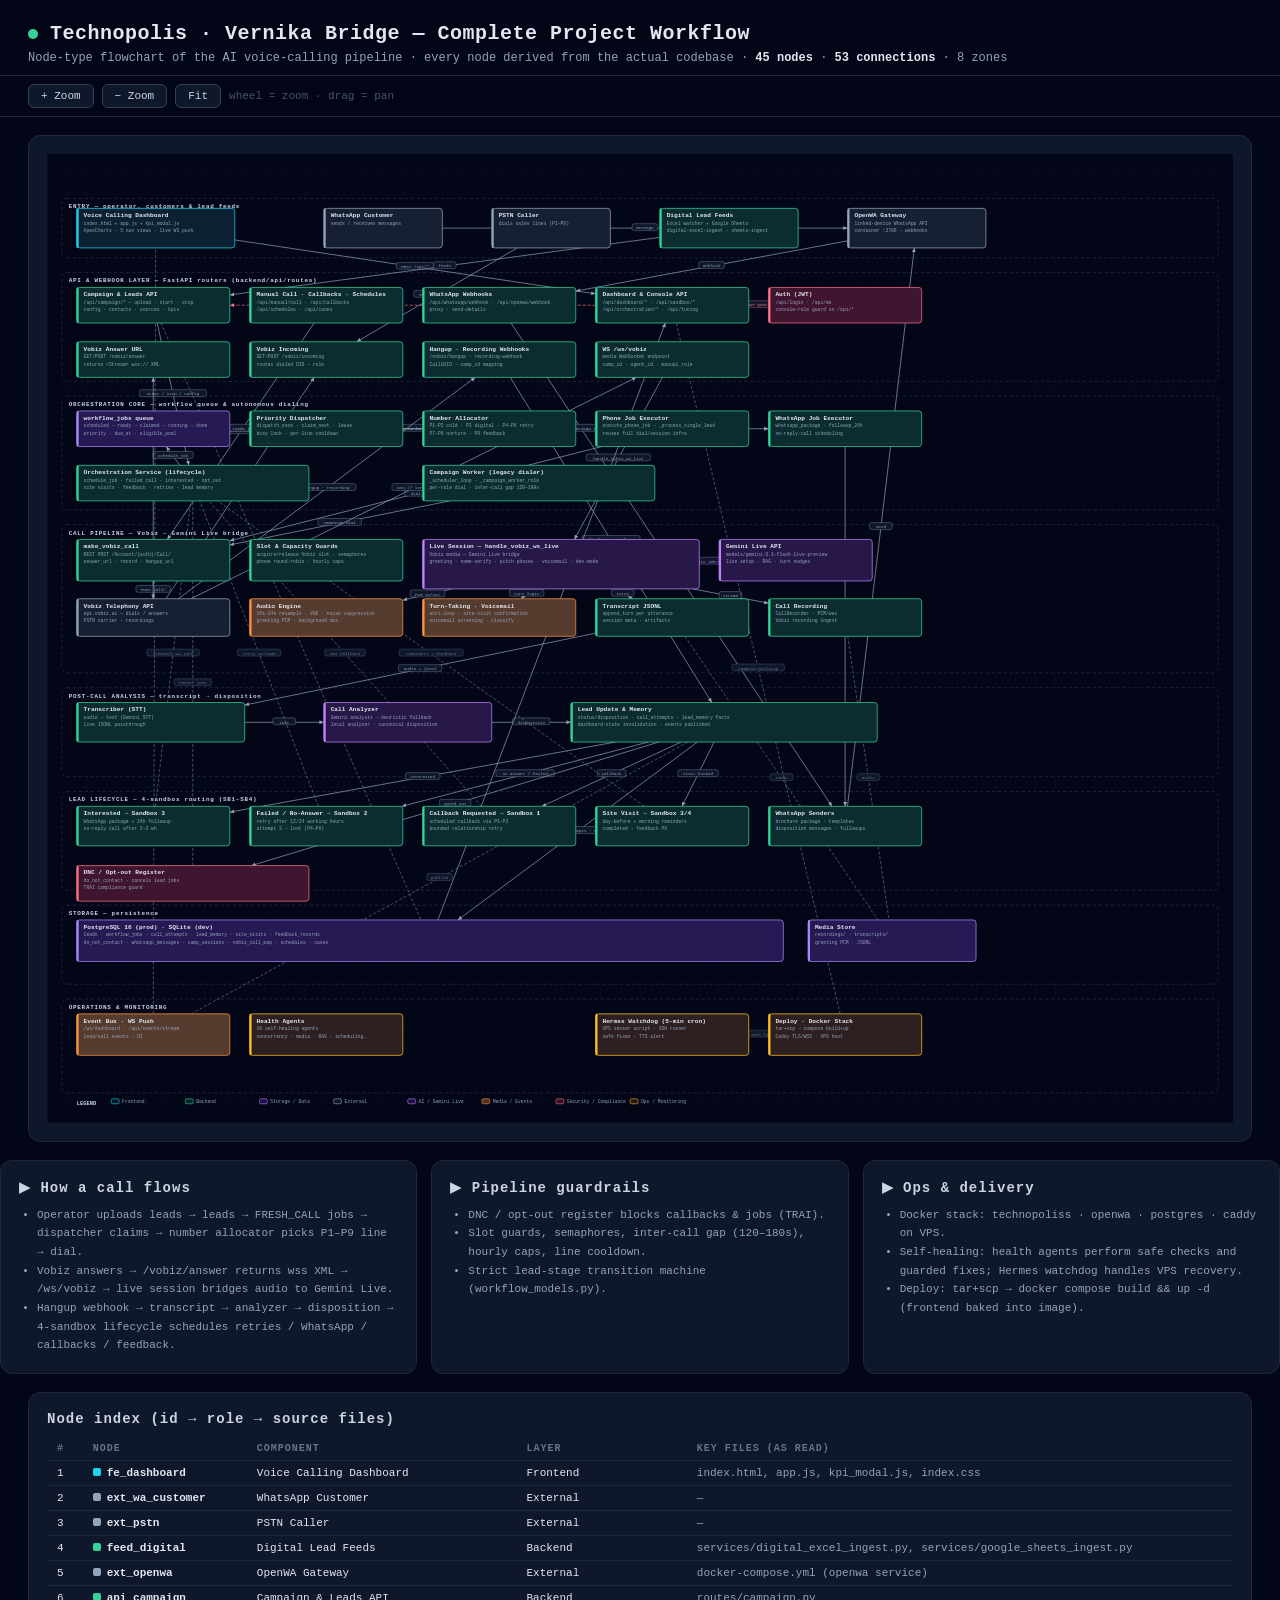
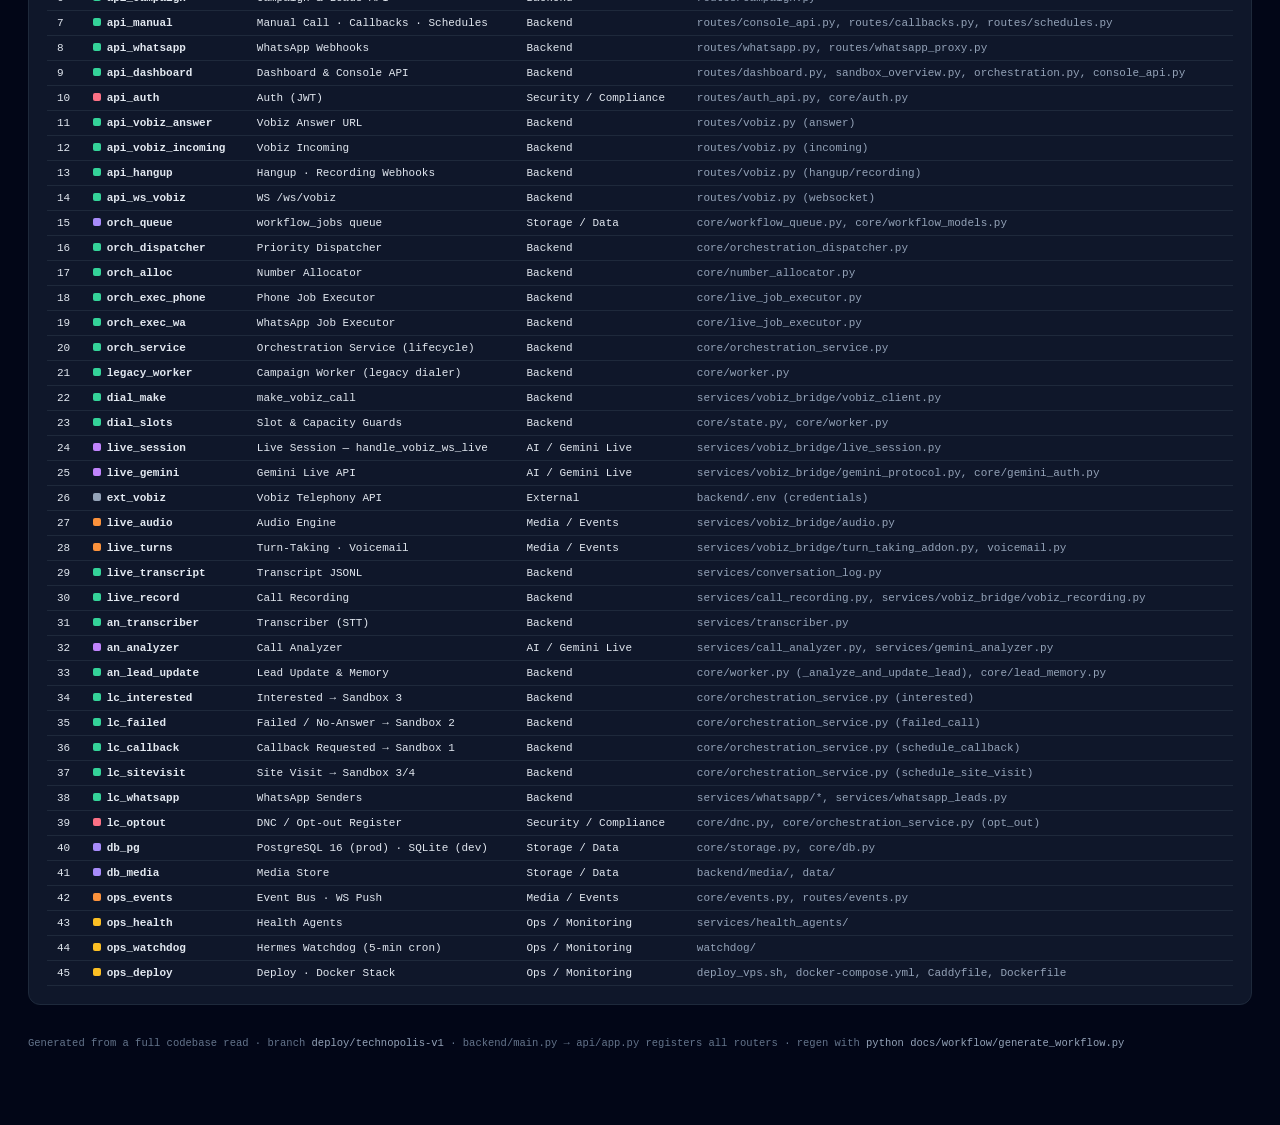
<file: docs/workflow/PROJECT_WORKFLOW.html>
<!DOCTYPE html>
<html lang="en">
<head>
<meta charset="utf-8"/>
<meta name="viewport" content="width=device-width, initial-scale=1"/>
<title>Technopolis — Project Workflow Flowchart</title>
<style>
  :root { color-scheme: dark; }
  * { box-sizing: border-box; }
  body { margin:0; background:#020617; color:#e2e8f0;
         font-family:'JetBrains Mono',ui-monospace,Menlo,Consolas,monospace; }
  header { padding:22px 28px 10px; border-bottom:1px solid #1e293b; }
  h1 { margin:0; font-size:20px; letter-spacing:.5px; display:flex; align-items:center; gap:12px; }
  .dot { width:10px; height:10px; border-radius:50%; background:#34d399;
          box-shadow:0 0 0 0 rgba(52,211,153,.6); animation:pulse 2s infinite; }
  @keyframes pulse { 0%{box-shadow:0 0 0 0 rgba(52,211,153,.55);}
                     70%{box-shadow:0 0 0 10px rgba(52,211,153,0);}
                     100%{box-shadow:0 0 0 0 rgba(52,211,153,0);} }
  .sub { color:#94a3b8; font-size:12px; margin-top:6px; }
  .controls { position:sticky; top:0; z-index:5; background:#020617cc; backdrop-filter:blur(4px);
              padding:8px 28px; border-bottom:1px solid #1e293b; display:flex; gap:8px; }
  .controls button { background:#0f172a; color:#cbd5e1; border:1px solid #334155; border-radius:6px;
                      padding:5px 12px; font-family:inherit; font-size:11px; cursor:pointer; }
  .controls button:hover { border-color:#22d3ee; color:#22d3ee; }
  .card { margin:18px 28px; background:#0f172a; border:1px solid #1e293b; border-radius:12px; padding:18px; }
  .card h2 { margin:0 0 10px; font-size:14px; color:#cbd5e1; letter-spacing:1px; }
  table { border-collapse:collapse; width:100%; font-size:11px; }
  th,td { text-align:left; padding:6px 10px; border-bottom:1px solid #1e293b; vertical-align:top; }
  th { color:#64748b; font-size:10px; letter-spacing:1px; text-transform:uppercase; }
  .sw { display:inline-block; width:8px; height:8px; border-radius:2px; margin-right:6px; }
  .mono { color:#94a3b8; }
  footer { padding:14px 28px 30px; color:#64748b; font-size:10.5px; }
  .cols { display:grid; grid-template-columns:repeat(3,1fr); gap:14px; }
  .cols .card { margin:0; }
  ul { margin:6px 0 0; padding-left:18px; color:#94a3b8; font-size:11px; line-height:1.7; }
</style>
</head>
<body>
<header>
  <h1><span class="dot"></span>Technopolis · Vernika Bridge — Complete Project Workflow</h1>
  <div class="sub">Node-type flowchart of the AI voice-calling pipeline · every node derived from the actual codebase ·
  <b style="color:#e2e8f0">45 nodes</b> · <b style="color:#e2e8f0">53 connections</b> · 8 zones</div>
</header>
<div class="controls">
  <button onclick="zoomAt(1.5)">+ Zoom</button>
  <button onclick="zoomAt(1/1.5)">− Zoom</button>
  <button onclick="fit()">Fit</button>
  <span style="color:#475569;font-size:11px;align-self:center">wheel = zoom · drag = pan</span>
</div>
<div class="card">
<svg id="map" viewBox="0 0 2400 1960" xmlns="http://www.w3.org/2000/svg" style="width:100%;height:auto;cursor:grab;touch-action:none;display:block">
<defs>
<pattern id="grid" width="40" height="40" patternUnits="userSpaceOnUse"><path d="M 40 0 L 0 0 0 40" fill="none" stroke="#1e293b" stroke-width="0.5"/></pattern>
<marker id="m-34d399" viewBox="0 0 10 10" refX="9" refY="5" markerWidth="7" markerHeight="7" orient="auto-start-reverse"><path d="M 0 1 L 9 5 L 0 9 z" fill="#34d399"/></marker>
<marker id="m-fb7185" viewBox="0 0 10 10" refX="9" refY="5" markerWidth="7" markerHeight="7" orient="auto-start-reverse"><path d="M 0 1 L 9 5 L 0 9 z" fill="#fb7185"/></marker>
<marker id="m-94a3b8" viewBox="0 0 10 10" refX="9" refY="5" markerWidth="7" markerHeight="7" orient="auto-start-reverse"><path d="M 0 1 L 9 5 L 0 9 z" fill="#94a3b8"/></marker>
<marker id="m-a78bfa" viewBox="0 0 10 10" refX="9" refY="5" markerWidth="7" markerHeight="7" orient="auto-start-reverse"><path d="M 0 1 L 9 5 L 0 9 z" fill="#a78bfa"/></marker>
<marker id="m-c084fc" viewBox="0 0 10 10" refX="9" refY="5" markerWidth="7" markerHeight="7" orient="auto-start-reverse"><path d="M 0 1 L 9 5 L 0 9 z" fill="#c084fc"/></marker>
<marker id="m-fbbf24" viewBox="0 0 10 10" refX="9" refY="5" markerWidth="7" markerHeight="7" orient="auto-start-reverse"><path d="M 0 1 L 9 5 L 0 9 z" fill="#fbbf24"/></marker>
<marker id="m-fb923c" viewBox="0 0 10 10" refX="9" refY="5" markerWidth="7" markerHeight="7" orient="auto-start-reverse"><path d="M 0 1 L 9 5 L 0 9 z" fill="#fb923c"/></marker>
<marker id="m-22d3ee" viewBox="0 0 10 10" refX="9" refY="5" markerWidth="7" markerHeight="7" orient="auto-start-reverse"><path d="M 0 1 L 9 5 L 0 9 z" fill="#22d3ee"/></marker>
</defs>
<rect width="2400" height="1960" fill="#020617"/>
<rect width="2400" height="1960" fill="url(#grid)"/>
<rect x="30" y="90" width="2340" height="120" rx="10" fill="rgba(2,6,23,0.55)" stroke="#334155" stroke-width="1" stroke-dasharray="7 5"/>
<text x="44" y="110" font-size="12" font-weight="700" fill="#cbd5e1" letter-spacing="1.5">ENTRY — operator, customers &amp; lead feeds</text>
<rect x="30" y="240" width="2340" height="220" rx="10" fill="rgba(2,6,23,0.55)" stroke="#334155" stroke-width="1" stroke-dasharray="7 5"/>
<text x="44" y="260" font-size="12" font-weight="700" fill="#cbd5e1" letter-spacing="1.5">API &amp; WEBHOOK LAYER — FastAPI routers (backend/api/routes)</text>
<rect x="30" y="490" width="2340" height="230" rx="10" fill="rgba(2,6,23,0.55)" stroke="#334155" stroke-width="1" stroke-dasharray="7 5"/>
<text x="44" y="510" font-size="12" font-weight="700" fill="#cbd5e1" letter-spacing="1.5">ORCHESTRATION CORE — workflow queue &amp; autonomous dialing</text>
<rect x="30" y="750" width="2340" height="300" rx="10" fill="rgba(2,6,23,0.55)" stroke="#334155" stroke-width="1" stroke-dasharray="7 5"/>
<text x="44" y="770" font-size="12" font-weight="700" fill="#cbd5e1" letter-spacing="1.5">CALL PIPELINE — Vobiz ↔ Gemini Live bridge</text>
<rect x="30" y="1080" width="2340" height="180" rx="10" fill="rgba(2,6,23,0.55)" stroke="#334155" stroke-width="1" stroke-dasharray="7 5"/>
<text x="44" y="1100" font-size="12" font-weight="700" fill="#cbd5e1" letter-spacing="1.5">POST-CALL ANALYSIS — transcript → disposition</text>
<rect x="30" y="1290" width="2340" height="200" rx="10" fill="rgba(2,6,23,0.55)" stroke="#334155" stroke-width="1" stroke-dasharray="7 5"/>
<text x="44" y="1310" font-size="12" font-weight="700" fill="#cbd5e1" letter-spacing="1.5">LEAD LIFECYCLE — 4-sandbox routing (SB1–SB4)</text>
<rect x="30" y="1520" width="2340" height="160" rx="10" fill="rgba(2,6,23,0.55)" stroke="#334155" stroke-width="1" stroke-dasharray="7 5"/>
<text x="44" y="1540" font-size="12" font-weight="700" fill="#cbd5e1" letter-spacing="1.5">STORAGE — persistence</text>
<rect x="30" y="1710" width="2340" height="190" rx="10" fill="rgba(2,6,23,0.55)" stroke="#334155" stroke-width="1" stroke-dasharray="7 5"/>
<text x="44" y="1730" font-size="12" font-weight="700" fill="#cbd5e1" letter-spacing="1.5">OPERATIONS &amp; MONITORING</text>
<line x1="380.0" y1="173.9" x2="1110.0" y2="282.9" stroke="#94a3b8" stroke-width="1.4" marker-end="url(#m-94a3b8)"/>
<rect x="707.0" y="219.3732057416268" width="76.0" height="14" rx="4" fill="#0f172a" stroke="#94a3b8" stroke-width="0.7"/>
<text x="745.0" y="230.8732057416268" font-size="8.5" fill="#94a3b8" text-anchor="middle">REST /api/*</text>
<line x1="800.0" y1="150.0" x2="1620.0" y2="150.0" stroke="#94a3b8" stroke-width="1.4" marker-end="url(#m-94a3b8)"/>
<rect x="1184.0" y="141.0" width="52.0" height="14" rx="4" fill="#0f172a" stroke="#94a3b8" stroke-width="0.7"/>
<text x="1210.0" y="152.5" font-size="8.5" fill="#94a3b8" text-anchor="middle">message</text>
<line x1="1620.0" y1="175.8" x2="1070.0" y2="277.4" stroke="#94a3b8" stroke-width="1.4" marker-end="url(#m-94a3b8)"/>
<rect x="1319.0" y="217.61538461538458" width="52.0" height="14" rx="4" fill="#0f172a" stroke="#94a3b8" stroke-width="0.7"/>
<text x="1345.0" y="229.11538461538458" font-size="8.5" fill="#94a3b8" text-anchor="middle">webhook</text>
<line x1="951.6" y1="190.0" x2="626.6" y2="380.0" stroke="#94a3b8" stroke-width="1.4" marker-end="url(#m-94a3b8)"/>
<rect x="742.1" y="276.0" width="94.0" height="14" rx="4" fill="#0f172a" stroke="#94a3b8" stroke-width="0.7"/>
<text x="789.1" y="287.5" font-size="8.5" fill="#94a3b8" text-anchor="middle">answer_url hit</text>
<line x1="1240.0" y1="168.7" x2="370.0" y2="285.2" stroke="#94a3b8" stroke-width="1.4" marker-end="url(#m-94a3b8)"/>
<rect x="782.0" y="217.99570815450642" width="46.0" height="14" rx="4" fill="#0f172a" stroke="#94a3b8" stroke-width="0.7"/>
<text x="805.0" y="229.49570815450642" font-size="8.5" fill="#94a3b8" text-anchor="middle">feeds</text>
<line x1="223.0" y1="342.0" x2="287.0" y2="630.0" stroke="#94a3b8" stroke-width="1.4" marker-end="url(#m-94a3b8)"/>
<rect x="187.0" y="477.0" width="136.0" height="14" rx="4" fill="#0f172a" stroke="#94a3b8" stroke-width="0.7"/>
<text x="255.0" y="488.5" font-size="8.5" fill="#94a3b8" text-anchor="middle">start / stop / config</text>
<line x1="230.7" y1="342.0" x2="756.7" y2="1550.0" stroke="#64748b" stroke-width="1.4" stroke-dasharray="6 4" marker-end="url(#m-64748b)"/>
<rect x="452.7" y="937.0" width="82.0" height="14" rx="4" fill="#0f172a" stroke="#64748b" stroke-width="0.7"/>
<text x="493.7" y="948.5" font-size="8.5" fill="#64748b" text-anchor="middle">leads insert</text>
<line x1="540.6" y1="342.0" x2="243.5" y2="780.0" stroke="#94a3b8" stroke-width="1.4" marker-end="url(#m-94a3b8)"/>
<rect x="354.0" y="552.0" width="76.0" height="14" rx="4" fill="#0f172a" stroke="#94a3b8" stroke-width="0.7"/>
<text x="392.0" y="563.5" font-size="8.5" fill="#94a3b8" text-anchor="middle">manual dial</text>
<line x1="938.9" y1="342.0" x2="1588.4" y2="1320.0" stroke="#94a3b8" stroke-width="1.4" marker-end="url(#m-94a3b8)"/>
<rect x="1213.7" y="822.0" width="100.0" height="14" rx="4" fill="#0f172a" stroke="#94a3b8" stroke-width="0.7"/>
<text x="1263.7" y="833.5" font-size="8.5" fill="#94a3b8" text-anchor="middle">inbound → reply</text>
<line x1="268.8" y1="630.0" x2="241.2" y2="592.0" stroke="#94a3b8" stroke-width="1.4" marker-end="url(#m-94a3b8)"/>
<rect x="214.0" y="602.0" width="82.0" height="14" rx="4" fill="#0f172a" stroke="#94a3b8" stroke-width="0.7"/>
<text x="255.0" y="613.5" font-size="8.5" fill="#94a3b8" text-anchor="middle">schedule_job</text>
<line x1="370.0" y1="556.0" x2="410.0" y2="556.0" stroke="#94a3b8" stroke-width="1.4" marker-end="url(#m-94a3b8)"/>
<rect x="343.0" y="547.0" width="94.0" height="14" rx="4" fill="#0f172a" stroke="#94a3b8" stroke-width="0.7"/>
<text x="390.0" y="558.5" font-size="8.5" fill="#94a3b8" text-anchor="middle">due ready jobs</text>
<line x1="760.0" y1="556.0" x2="720.0" y2="556.0" stroke="#94a3b8" stroke-width="1.4" marker-end="url(#m-94a3b8)"/>
<rect x="705.0" y="547.0" width="70.0" height="14" rx="4" fill="#0f172a" stroke="#94a3b8" stroke-width="0.7"/>
<text x="740.0" y="558.5" font-size="8.5" fill="#94a3b8" text-anchor="middle">P1–P9 line</text>
<line x1="720.0" y1="556.0" x2="1110.0" y2="556.0" stroke="#94a3b8" stroke-width="1.4" marker-end="url(#m-94a3b8)"/>
<rect x="883.0" y="547.0" width="64.0" height="14" rx="4" fill="#0f172a" stroke="#94a3b8" stroke-width="0.7"/>
<text x="915.0" y="558.5" font-size="8.5" fill="#94a3b8" text-anchor="middle">phone job</text>
<line x1="720.0" y1="556.0" x2="1460.0" y2="556.0" stroke="#94a3b8" stroke-width="1.4" marker-end="url(#m-94a3b8)"/>
<rect x="1049.0" y="547.0" width="82.0" height="14" rx="4" fill="#0f172a" stroke="#94a3b8" stroke-width="0.7"/>
<text x="1090.0" y="558.5" font-size="8.5" fill="#94a3b8" text-anchor="middle">whatsapp job</text>
<line x1="1122.9" y1="592.0" x2="370.0" y2="782.7" stroke="#94a3b8" stroke-width="1.4" marker-end="url(#m-94a3b8)"/>
<rect x="723.4" y="678.3666666666667" width="46.0" height="14" rx="4" fill="#0f172a" stroke="#94a3b8" stroke-width="0.7"/>
<text x="746.4" y="689.8666666666667" font-size="8.5" fill="#94a3b8" text-anchor="middle">dial</text>
<line x1="1615.0" y1="592.0" x2="1615.0" y2="1320.0" stroke="#94a3b8" stroke-width="1.4" marker-end="url(#m-94a3b8)"/>
<rect x="1592.0" y="947.0" width="46.0" height="14" rx="4" fill="#0f172a" stroke="#94a3b8" stroke-width="0.7"/>
<text x="1615.0" y="958.5" font-size="8.5" fill="#94a3b8" text-anchor="middle">send</text>
<line x1="815.0" y1="702.0" x2="370.0" y2="791.0" stroke="#94a3b8" stroke-width="1.4" marker-end="url(#m-94a3b8)"/>
<rect x="548.5" y="737.5" width="88.0" height="14" rx="4" fill="#0f172a" stroke="#94a3b8" stroke-width="0.7"/>
<text x="592.5" y="749.0" font-size="8.5" fill="#94a3b8" text-anchor="middle">campaign dial</text>
<line x1="215.0" y1="864.0" x2="215.0" y2="900.0" stroke="#94a3b8" stroke-width="1.4" marker-end="url(#m-94a3b8)"/>
<rect x="180.0" y="873.0" width="70.0" height="14" rx="4" fill="#0f172a" stroke="#94a3b8" stroke-width="0.7"/>
<text x="215.0" y="884.5" font-size="8.5" fill="#94a3b8" text-anchor="middle">POST Call/</text>
<line x1="215.0" y1="900.0" x2="215.0" y2="452.0" stroke="#94a3b8" stroke-width="1.4" marker-end="url(#m-94a3b8)"/>
<rect x="180.0" y="667.0" width="70.0" height="14" rx="4" fill="#0f172a" stroke="#94a3b8" stroke-width="0.7"/>
<text x="215.0" y="678.5" font-size="8.5" fill="#94a3b8" text-anchor="middle">answer_url</text>
<line x1="240.5" y1="900.0" x2="540.9" y2="452.0" stroke="#94a3b8" stroke-width="1.4" marker-end="url(#m-94a3b8)"/>
<rect x="361.7" y="667.0" width="58.0" height="14" rx="4" fill="#0f172a" stroke="#94a3b8" stroke-width="0.7"/>
<text x="390.7" y="678.5" font-size="8.5" fill="#94a3b8" text-anchor="middle">incoming</text>
<line x1="266.0" y1="900.0" x2="866.7" y2="452.0" stroke="#94a3b8" stroke-width="1.4" marker-end="url(#m-94a3b8)"/>
<rect x="507.3" y="667.0" width="118.0" height="14" rx="4" fill="#0f172a" stroke="#94a3b8" stroke-width="0.7"/>
<text x="566.3" y="678.5" font-size="8.5" fill="#94a3b8" text-anchor="middle">hangup · recording</text>
<line x1="291.4" y1="900.0" x2="1192.6" y2="452.0" stroke="#94a3b8" stroke-width="1.4" marker-end="url(#m-94a3b8)"/>
<rect x="698.0" y="667.0" width="88.0" height="14" rx="4" fill="#0f172a" stroke="#94a3b8" stroke-width="0.7"/>
<text x="742.0" y="678.5" font-size="8.5" fill="#94a3b8" text-anchor="middle">wss:// stream</text>
<line x1="1245.4" y1="452.0" x2="1067.2" y2="780.0" stroke="#94a3b8" stroke-width="1.4" marker-end="url(#m-94a3b8)"/>
<rect x="1091.3" y="607.0" width="130.0" height="14" rx="4" fill="#0f172a" stroke="#94a3b8" stroke-width="0.7"/>
<text x="1156.3" y="618.5" font-size="8.5" fill="#94a3b8" text-anchor="middle">handle_vobiz_ws_live</text>
<line x1="1320.0" y1="825.3" x2="1360.0" y2="824.6" stroke="#c084fc" stroke-width="1.8" marker-start="url(#m-c084fc)" marker-end="url(#m-c084fc)"/>
<rect x="1296.0" y="815.9473684210526" width="88.0" height="14" rx="4" fill="#0f172a" stroke="#c084fc" stroke-width="0.7"/>
<text x="1340.0" y="827.4473684210526" font-size="8.5" fill="#c084fc" text-anchor="middle">audio 16k↔24k</text>
<line x1="820.1" y1="880.0" x2="720.0" y2="902.8" stroke="#94a3b8" stroke-width="1.4" marker-end="url(#m-94a3b8)"/>
<rect x="735.0" y="882.378947368421" width="70.0" height="14" rx="4" fill="#0f172a" stroke="#94a3b8" stroke-width="0.7"/>
<text x="770.0" y="893.878947368421" font-size="8.5" fill="#94a3b8" text-anchor="middle">PCM in/out</text>
<line x1="982.1" y1="880.0" x2="959.0" y2="900.0" stroke="#94a3b8" stroke-width="1.4" marker-end="url(#m-94a3b8)"/>
<rect x="935.6" y="881.0" width="70.0" height="14" rx="4" fill="#0f172a" stroke="#94a3b8" stroke-width="0.7"/>
<text x="970.6" y="892.5" font-size="8.5" fill="#94a3b8" text-anchor="middle">turn logic</text>
<line x1="1144.2" y1="880.0" x2="1185.8" y2="900.0" stroke="#94a3b8" stroke-width="1.4" marker-end="url(#m-94a3b8)"/>
<rect x="1142.0" y="881.0" width="46.0" height="14" rx="4" fill="#0f172a" stroke="#94a3b8" stroke-width="0.7"/>
<text x="1165.0" y="892.5" font-size="8.5" fill="#94a3b8" text-anchor="middle">turns</text>
<line x1="1306.2" y1="880.0" x2="1460.0" y2="908.9" stroke="#94a3b8" stroke-width="1.4" marker-end="url(#m-94a3b8)"/>
<rect x="1360.1" y="885.4434782608696" width="46.0" height="14" rx="4" fill="#0f172a" stroke="#94a3b8" stroke-width="0.7"/>
<text x="1383.1" y="896.9434782608696" font-size="8.5" fill="#94a3b8" text-anchor="middle">stream</text>
<line x1="937.3" y1="452.0" x2="1345.2" y2="1110.0" stroke="#94a3b8" stroke-width="1.4" marker-end="url(#m-94a3b8)"/>
<rect x="1082.3" y="772.0" width="118.0" height="14" rx="4" fill="#0f172a" stroke="#94a3b8" stroke-width="0.7"/>
<text x="1141.3" y="783.5" font-size="8.5" fill="#94a3b8" text-anchor="middle">finalize → analyze</text>
<line x1="1110.0" y1="969.7" x2="400.0" y2="1115.2" stroke="#94a3b8" stroke-width="1.4" marker-end="url(#m-94a3b8)"/>
<rect x="711.0" y="1033.463768115942" width="88.0" height="14" rx="4" fill="#0f172a" stroke="#94a3b8" stroke-width="0.7"/>
<text x="755.0" y="1044.963768115942" font-size="8.5" fill="#94a3b8" text-anchor="middle">audio + jsonl</text>
<line x1="400.0" y1="1150.0" x2="560.0" y2="1150.0" stroke="#94a3b8" stroke-width="1.4" marker-end="url(#m-94a3b8)"/>
<rect x="457.0" y="1141.0" width="46.0" height="14" rx="4" fill="#0f172a" stroke="#94a3b8" stroke-width="0.7"/>
<text x="480.0" y="1152.5" font-size="8.5" fill="#94a3b8" text-anchor="middle">text</text>
<line x1="900.0" y1="1150.0" x2="1060.0" y2="1150.0" stroke="#94a3b8" stroke-width="1.4" marker-end="url(#m-94a3b8)"/>
<rect x="942.0" y="1141.0" width="76.0" height="14" rx="4" fill="#0f172a" stroke="#94a3b8" stroke-width="0.7"/>
<text x="980.0" y="1152.5" font-size="8.5" fill="#94a3b8" text-anchor="middle">disposition</text>
<line x1="1316.2" y1="1190.0" x2="831.5" y2="1550.0" stroke="#94a3b8" stroke-width="1.4" marker-end="url(#m-94a3b8)"/>
<rect x="993.8" y="1361.0" width="160.0" height="14" rx="4" fill="#0f172a" stroke="#94a3b8" stroke-width="0.7"/>
<text x="1073.8" y="1372.5" font-size="8.5" fill="#94a3b8" text-anchor="middle">leads · attempts · memory</text>
<line x1="1150.0" y1="1190.0" x2="370.0" y2="1331.8" stroke="#94a3b8" stroke-width="1.4" marker-end="url(#m-94a3b8)"/>
<rect x="725.0" y="1251.909090909091" width="70.0" height="14" rx="4" fill="#0f172a" stroke="#94a3b8" stroke-width="0.7"/>
<text x="760.0" y="1263.409090909091" font-size="8.5" fill="#94a3b8" text-anchor="middle">interested</text>
<line x1="1216.7" y1="1190.0" x2="718.3" y2="1320.0" stroke="#94a3b8" stroke-width="1.4" marker-end="url(#m-94a3b8)"/>
<rect x="908.5" y="1246.0" width="118.0" height="14" rx="4" fill="#0f172a" stroke="#94a3b8" stroke-width="0.7"/>
<text x="967.5" y="1257.5" font-size="8.5" fill="#94a3b8" text-anchor="middle">no answer / failed</text>
<line x1="1283.3" y1="1190.0" x2="1001.7" y2="1320.0" stroke="#94a3b8" stroke-width="1.4" marker-end="url(#m-94a3b8)"/>
<rect x="1113.5" y="1246.0" width="58.0" height="14" rx="4" fill="#0f172a" stroke="#94a3b8" stroke-width="0.7"/>
<text x="1142.5" y="1257.5" font-size="8.5" fill="#94a3b8" text-anchor="middle">callback</text>
<line x1="1350.0" y1="1190.0" x2="1285.0" y2="1320.0" stroke="#94a3b8" stroke-width="1.4" marker-end="url(#m-94a3b8)"/>
<rect x="1276.5" y="1246.0" width="82.0" height="14" rx="4" fill="#0f172a" stroke="#94a3b8" stroke-width="0.7"/>
<text x="1317.5" y="1257.5" font-size="8.5" fill="#94a3b8" text-anchor="middle">visit booked</text>
<line x1="1238.1" y1="1190.0" x2="413.7" y2="1440.0" stroke="#94a3b8" stroke-width="1.4" marker-end="url(#m-94a3b8)"/>
<rect x="793.9" y="1306.0" width="64.0" height="14" rx="4" fill="#0f172a" stroke="#94a3b8" stroke-width="0.7"/>
<text x="825.9" y="1317.5" font-size="8.5" fill="#94a3b8" text-anchor="middle">opted out</text>
<line x1="219.6" y1="1320.0" x2="290.9" y2="702.0" stroke="#64748b" stroke-width="1.4" stroke-dasharray="6 4" marker-end="url(#m-64748b)"/>
<rect x="202.2" y="1002.0" width="106.0" height="14" rx="4" fill="#0f172a" stroke="#64748b" stroke-width="0.7"/>
<text x="255.2" y="1013.5" font-size="8.5" fill="#64748b" text-anchor="middle">schedule WA jobs</text>
<line x1="549.4" y1="1320.0" x2="309.0" y2="702.0" stroke="#64748b" stroke-width="1.4" stroke-dasharray="6 4" marker-end="url(#m-64748b)"/>
<rect x="385.2" y="1002.0" width="88.0" height="14" rx="4" fill="#0f172a" stroke="#64748b" stroke-width="0.7"/>
<text x="429.2" y="1013.5" font-size="8.5" fill="#64748b" text-anchor="middle">retry 12/24wh</text>
<line x1="879.3" y1="1320.0" x2="327.2" y2="702.0" stroke="#64748b" stroke-width="1.4" stroke-dasharray="6 4" marker-end="url(#m-64748b)"/>
<rect x="562.2" y="1002.0" width="82.0" height="14" rx="4" fill="#0f172a" stroke="#64748b" stroke-width="0.7"/>
<text x="603.2" y="1013.5" font-size="8.5" fill="#64748b" text-anchor="middle">SB1 callback</text>
<line x1="1209.1" y1="1320.0" x2="345.3" y2="702.0" stroke="#64748b" stroke-width="1.4" stroke-dasharray="6 4" marker-end="url(#m-64748b)"/>
<rect x="712.2" y="1002.0" width="130.0" height="14" rx="4" fill="#0f172a" stroke="#64748b" stroke-width="0.7"/>
<text x="777.2" y="1013.5" font-size="8.5" fill="#64748b" text-anchor="middle">reminders + feedback</text>
<line x1="295.0" y1="1440.0" x2="295.0" y2="702.0" stroke="#64748b" stroke-width="1.4" stroke-dasharray="6 4" marker-end="url(#m-64748b)"/>
<rect x="257.0" y="1062.0" width="76.0" height="14" rx="4" fill="#0f172a" stroke="#64748b" stroke-width="0.7"/>
<text x="295.0" y="1073.5" font-size="8.5" fill="#64748b" text-anchor="middle">cancel jobs</text>
<line x1="1619.8" y1="1320.0" x2="1755.2" y2="190.0" stroke="#94a3b8" stroke-width="1.4" marker-end="url(#m-94a3b8)"/>
<rect x="1664.5" y="746.0" width="46.0" height="14" rx="4" fill="#0f172a" stroke="#94a3b8" stroke-width="0.7"/>
<text x="1687.5" y="757.5" font-size="8.5" fill="#94a3b8" text-anchor="middle">send</text>
<line x1="1290.9" y1="976.0" x2="1681.4" y2="1550.0" stroke="#64748b" stroke-width="1.4" stroke-dasharray="6 4" marker-end="url(#m-64748b)"/>
<rect x="1463.1" y="1254.0" width="46.0" height="14" rx="4" fill="#0f172a" stroke="#64748b" stroke-width="0.7"/>
<text x="1486.1" y="1265.5" font-size="8.5" fill="#64748b" text-anchor="middle">JSONL</text>
<line x1="1620.5" y1="976.0" x2="1703.9" y2="1550.0" stroke="#64748b" stroke-width="1.4" stroke-dasharray="6 4" marker-end="url(#m-64748b)"/>
<rect x="1639.2" y="1254.0" width="46.0" height="14" rx="4" fill="#0f172a" stroke="#64748b" stroke-width="0.7"/>
<text x="1662.2" y="1265.5" font-size="8.5" fill="#64748b" text-anchor="middle">audio</text>
<line x1="791.0" y1="1550.0" x2="1251.3" y2="342.0" stroke="#94a3b8" stroke-width="1.4" marker-end="url(#m-94a3b8)"/>
<rect x="989.1" y="937.0" width="64.0" height="14" rx="4" fill="#0f172a" stroke="#94a3b8" stroke-width="0.7"/>
<text x="1021.1" y="948.5" font-size="8.5" fill="#94a3b8" text-anchor="middle">SQL reads</text>
<line x1="1296.9" y1="1190.0" x2="291.8" y2="1740.0" stroke="#64748b" stroke-width="1.4" stroke-dasharray="6 4" marker-end="url(#m-64748b)"/>
<rect x="768.3" y="1456.0" width="52.0" height="14" rx="4" fill="#0f172a" stroke="#64748b" stroke-width="0.7"/>
<text x="794.3" y="1467.5" font-size="8.5" fill="#64748b" text-anchor="middle">publish</text>
<line x1="215.1" y1="1740.0" x2="219.9" y2="190.0" stroke="#64748b" stroke-width="1.4" stroke-dasharray="6 4" marker-end="url(#m-64748b)"/>
<rect x="191.5" y="956.0" width="52.0" height="14" rx="4" fill="#0f172a" stroke="#64748b" stroke-width="0.7"/>
<text x="217.5" y="967.5" font-size="8.5" fill="#64748b" text-anchor="middle">WS push</text>
<line x1="1460.0" y1="306.0" x2="370.0" y2="306.0" stroke="#fb7185" stroke-width="1.4" stroke-dasharray="6 4" marker-end="url(#m-fb7185)"/>
<rect x="883.0" y="297.0" width="64.0" height="14" rx="4" fill="#0f172a" stroke="#fb7185" stroke-width="0.7"/>
<text x="915.0" y="308.5" font-size="8.5" fill="#fb7185" text-anchor="middle">JWT guard</text>
<line x1="1460.0" y1="306.0" x2="1420.0" y2="306.0" stroke="#fb7185" stroke-width="1.4" stroke-dasharray="6 4" marker-end="url(#m-fb7185)"/>
<rect x="1408.0" y="297.0" width="64.0" height="14" rx="4" fill="#0f172a" stroke="#fb7185" stroke-width="0.7"/>
<text x="1440.0" y="308.5" font-size="8.5" fill="#fb7185" text-anchor="middle">JWT guard</text>
<line x1="1420.0" y1="1782.0" x2="1460.0" y2="1782.0" stroke="#64748b" stroke-width="1.4" stroke-dasharray="6 4" marker-end="url(#m-64748b)"/>
<rect x="1393.0" y="1773.0" width="94.0" height="14" rx="4" fill="#0f172a" stroke="#64748b" stroke-width="0.7"/>
<text x="1440.0" y="1784.5" font-size="8.5" fill="#64748b" text-anchor="middle">SSH safe fixes</text>
<line x1="1605.0" y1="1740.0" x2="1273.5" y2="342.0" stroke="#64748b" stroke-width="1.4" stroke-dasharray="6 4" marker-end="url(#m-64748b)"/>
<rect x="1386.3" y="1032.0" width="106.0" height="14" rx="4" fill="#0f172a" stroke="#64748b" stroke-width="0.7"/>
<text x="1439.3" y="1043.5" font-size="8.5" fill="#64748b" text-anchor="middle">compose build+up</text>
<rect x="60" y="110" width="320" height="80" rx="6" fill="#0f172a"/>
<rect x="60" y="110" width="320" height="80" rx="6" fill="rgba(8,51,68,0.40)" stroke="#22d3ee" stroke-width="1.5"/>
<rect x="60" y="110" width="4" height="80" rx="2" fill="#22d3ee"/>
<text x="74" y="128" font-size="12.5" font-weight="700" fill="#e2e8f0">Voice Calling Dashboard</text>
<text x="74" y="143" font-size="9.5" fill="#94a3b8">index.html + app.js + kpi_modal.js</text>
<text x="74" y="158" font-size="9.5" fill="#94a3b8">ApexCharts · 5 nav views · live WS push</text>
<rect x="560" y="110" width="240" height="80" rx="6" fill="#0f172a"/>
<rect x="560" y="110" width="240" height="80" rx="6" fill="rgba(30,41,59,0.55)" stroke="#94a3b8" stroke-width="1.5"/>
<rect x="560" y="110" width="4" height="80" rx="2" fill="#94a3b8"/>
<text x="574" y="128" font-size="12.5" font-weight="700" fill="#e2e8f0">WhatsApp Customer</text>
<text x="574" y="143" font-size="9.5" fill="#94a3b8">sends / receives messages</text>
<rect x="900" y="110" width="240" height="80" rx="6" fill="#0f172a"/>
<rect x="900" y="110" width="240" height="80" rx="6" fill="rgba(30,41,59,0.55)" stroke="#94a3b8" stroke-width="1.5"/>
<rect x="900" y="110" width="4" height="80" rx="2" fill="#94a3b8"/>
<text x="914" y="128" font-size="12.5" font-weight="700" fill="#e2e8f0">PSTN Caller</text>
<text x="914" y="143" font-size="9.5" fill="#94a3b8">dials sales lines (P1–P9)</text>
<rect x="1240" y="110" width="280" height="80" rx="6" fill="#0f172a"/>
<rect x="1240" y="110" width="280" height="80" rx="6" fill="rgba(6,78,59,0.40)" stroke="#34d399" stroke-width="1.5"/>
<rect x="1240" y="110" width="4" height="80" rx="2" fill="#34d399"/>
<text x="1254" y="128" font-size="12.5" font-weight="700" fill="#e2e8f0">Digital Lead Feeds</text>
<text x="1254" y="143" font-size="9.5" fill="#94a3b8">Excel watcher + Google Sheets</text>
<text x="1254" y="158" font-size="9.5" fill="#94a3b8">digital-excel-ingest · sheets-ingest</text>
<rect x="1620" y="110" width="280" height="80" rx="6" fill="#0f172a"/>
<rect x="1620" y="110" width="280" height="80" rx="6" fill="rgba(30,41,59,0.55)" stroke="#94a3b8" stroke-width="1.5"/>
<rect x="1620" y="110" width="4" height="80" rx="2" fill="#94a3b8"/>
<text x="1634" y="128" font-size="12.5" font-weight="700" fill="#e2e8f0">OpenWA Gateway</text>
<text x="1634" y="143" font-size="9.5" fill="#94a3b8">linked-device WhatsApp API</text>
<text x="1634" y="158" font-size="9.5" fill="#94a3b8">container :2786 · webhooks</text>
<rect x="60" y="270" width="310" height="72" rx="6" fill="#0f172a"/>
<rect x="60" y="270" width="310" height="72" rx="6" fill="rgba(6,78,59,0.40)" stroke="#34d399" stroke-width="1.5"/>
<rect x="60" y="270" width="4" height="72" rx="2" fill="#34d399"/>
<text x="74" y="288" font-size="12.5" font-weight="700" fill="#e2e8f0">Campaign &amp; Leads API</text>
<text x="74" y="303" font-size="9.5" fill="#94a3b8">/api/campaign/* — upload · start · stop</text>
<text x="74" y="318" font-size="9.5" fill="#94a3b8">config · contacts · sources · kpis</text>
<rect x="410" y="270" width="310" height="72" rx="6" fill="#0f172a"/>
<rect x="410" y="270" width="310" height="72" rx="6" fill="rgba(6,78,59,0.40)" stroke="#34d399" stroke-width="1.5"/>
<rect x="410" y="270" width="4" height="72" rx="2" fill="#34d399"/>
<text x="424" y="288" font-size="12.5" font-weight="700" fill="#e2e8f0">Manual Call · Callbacks · Schedules</text>
<text x="424" y="303" font-size="9.5" fill="#94a3b8">/api/manual/call · /api/callbacks</text>
<text x="424" y="318" font-size="9.5" fill="#94a3b8">/api/schedules · /api/cases</text>
<rect x="760" y="270" width="310" height="72" rx="6" fill="#0f172a"/>
<rect x="760" y="270" width="310" height="72" rx="6" fill="rgba(6,78,59,0.40)" stroke="#34d399" stroke-width="1.5"/>
<rect x="760" y="270" width="4" height="72" rx="2" fill="#34d399"/>
<text x="774" y="288" font-size="12.5" font-weight="700" fill="#e2e8f0">WhatsApp Webhooks</text>
<text x="774" y="303" font-size="9.5" fill="#94a3b8">/api/whatsapp/webhook · /api/openwa/webhook</text>
<text x="774" y="318" font-size="9.5" fill="#94a3b8">proxy · send-details</text>
<rect x="1110" y="270" width="310" height="72" rx="6" fill="#0f172a"/>
<rect x="1110" y="270" width="310" height="72" rx="6" fill="rgba(6,78,59,0.40)" stroke="#34d399" stroke-width="1.5"/>
<rect x="1110" y="270" width="4" height="72" rx="2" fill="#34d399"/>
<text x="1124" y="288" font-size="12.5" font-weight="700" fill="#e2e8f0">Dashboard &amp; Console API</text>
<text x="1124" y="303" font-size="9.5" fill="#94a3b8">/api/dashboard/* · /api/sandbox/*</text>
<text x="1124" y="318" font-size="9.5" fill="#94a3b8">/api/orchestration/* · /api/tuning</text>
<rect x="1460" y="270" width="310" height="72" rx="6" fill="#0f172a"/>
<rect x="1460" y="270" width="310" height="72" rx="6" fill="rgba(136,19,55,0.40)" stroke="#fb7185" stroke-width="1.5"/>
<rect x="1460" y="270" width="4" height="72" rx="2" fill="#fb7185"/>
<text x="1474" y="288" font-size="12.5" font-weight="700" fill="#e2e8f0">Auth (JWT)</text>
<text x="1474" y="303" font-size="9.5" fill="#94a3b8">/api/login · /api/me</text>
<text x="1474" y="318" font-size="9.5" fill="#94a3b8">console-role guard on /api/*</text>
<rect x="60" y="380" width="310" height="72" rx="6" fill="#0f172a"/>
<rect x="60" y="380" width="310" height="72" rx="6" fill="rgba(6,78,59,0.40)" stroke="#34d399" stroke-width="1.5"/>
<rect x="60" y="380" width="4" height="72" rx="2" fill="#34d399"/>
<text x="74" y="398" font-size="12.5" font-weight="700" fill="#e2e8f0">Vobiz Answer URL</text>
<text x="74" y="413" font-size="9.5" fill="#94a3b8">GET/POST /vobiz/answer</text>
<text x="74" y="428" font-size="9.5" fill="#94a3b8">returns &lt;Stream&gt; wss:// XML</text>
<rect x="410" y="380" width="310" height="72" rx="6" fill="#0f172a"/>
<rect x="410" y="380" width="310" height="72" rx="6" fill="rgba(6,78,59,0.40)" stroke="#34d399" stroke-width="1.5"/>
<rect x="410" y="380" width="4" height="72" rx="2" fill="#34d399"/>
<text x="424" y="398" font-size="12.5" font-weight="700" fill="#e2e8f0">Vobiz Incoming</text>
<text x="424" y="413" font-size="9.5" fill="#94a3b8">GET/POST /vobiz/incoming</text>
<text x="424" y="428" font-size="9.5" fill="#94a3b8">routes dialed DID → role</text>
<rect x="760" y="380" width="310" height="72" rx="6" fill="#0f172a"/>
<rect x="760" y="380" width="310" height="72" rx="6" fill="rgba(6,78,59,0.40)" stroke="#34d399" stroke-width="1.5"/>
<rect x="760" y="380" width="4" height="72" rx="2" fill="#34d399"/>
<text x="774" y="398" font-size="12.5" font-weight="700" fill="#e2e8f0">Hangup · Recording Webhooks</text>
<text x="774" y="413" font-size="9.5" fill="#94a3b8">/vobiz/hangup · recording-webhook</text>
<text x="774" y="428" font-size="9.5" fill="#94a3b8">CallUUID → camp_id mapping</text>
<rect x="1110" y="380" width="310" height="72" rx="6" fill="#0f172a"/>
<rect x="1110" y="380" width="310" height="72" rx="6" fill="rgba(6,78,59,0.40)" stroke="#34d399" stroke-width="1.5"/>
<rect x="1110" y="380" width="4" height="72" rx="2" fill="#34d399"/>
<text x="1124" y="398" font-size="12.5" font-weight="700" fill="#e2e8f0">WS /ws/vobiz</text>
<text x="1124" y="413" font-size="9.5" fill="#94a3b8">media WebSocket endpoint</text>
<text x="1124" y="428" font-size="9.5" fill="#94a3b8">camp_id · agent_id · manual_role</text>
<rect x="60" y="520" width="310" height="72" rx="6" fill="#0f172a"/>
<rect x="60" y="520" width="310" height="72" rx="6" fill="rgba(76,29,149,0.40)" stroke="#a78bfa" stroke-width="1.5"/>
<rect x="60" y="520" width="4" height="72" rx="2" fill="#a78bfa"/>
<text x="74" y="538" font-size="12.5" font-weight="700" fill="#e2e8f0">workflow_jobs queue</text>
<text x="74" y="553" font-size="9.5" fill="#94a3b8">scheduled → ready → claimed → running → done</text>
<text x="74" y="568" font-size="9.5" fill="#94a3b8">priority · due_at · eligible_pool</text>
<rect x="410" y="520" width="310" height="72" rx="6" fill="#0f172a"/>
<rect x="410" y="520" width="310" height="72" rx="6" fill="rgba(6,78,59,0.40)" stroke="#34d399" stroke-width="1.5"/>
<rect x="410" y="520" width="4" height="72" rx="2" fill="#34d399"/>
<text x="424" y="538" font-size="12.5" font-weight="700" fill="#e2e8f0">Priority Dispatcher</text>
<text x="424" y="553" font-size="9.5" fill="#94a3b8">dispatch_once · claim_next · lease</text>
<text x="424" y="568" font-size="9.5" fill="#94a3b8">busy lock · per-line cooldown</text>
<rect x="760" y="520" width="310" height="72" rx="6" fill="#0f172a"/>
<rect x="760" y="520" width="310" height="72" rx="6" fill="rgba(6,78,59,0.40)" stroke="#34d399" stroke-width="1.5"/>
<rect x="760" y="520" width="4" height="72" rx="2" fill="#34d399"/>
<text x="774" y="538" font-size="12.5" font-weight="700" fill="#e2e8f0">Number Allocator</text>
<text x="774" y="553" font-size="9.5" fill="#94a3b8">P1–P2 cold · P3 digital · P4–P6 retry</text>
<text x="774" y="568" font-size="9.5" fill="#94a3b8">P7–P8 nurture · P9 feedback</text>
<rect x="1110" y="520" width="310" height="72" rx="6" fill="#0f172a"/>
<rect x="1110" y="520" width="310" height="72" rx="6" fill="rgba(6,78,59,0.40)" stroke="#34d399" stroke-width="1.5"/>
<rect x="1110" y="520" width="4" height="72" rx="2" fill="#34d399"/>
<text x="1124" y="538" font-size="12.5" font-weight="700" fill="#e2e8f0">Phone Job Executor</text>
<text x="1124" y="553" font-size="9.5" fill="#94a3b8">execute_phone_job → _process_single_lead</text>
<text x="1124" y="568" font-size="9.5" fill="#94a3b8">reuses full dial/session infra</text>
<rect x="1460" y="520" width="310" height="72" rx="6" fill="#0f172a"/>
<rect x="1460" y="520" width="310" height="72" rx="6" fill="rgba(6,78,59,0.40)" stroke="#34d399" stroke-width="1.5"/>
<rect x="1460" y="520" width="4" height="72" rx="2" fill="#34d399"/>
<text x="1474" y="538" font-size="12.5" font-weight="700" fill="#e2e8f0">WhatsApp Job Executor</text>
<text x="1474" y="553" font-size="9.5" fill="#94a3b8">whatsapp_package · followup_24h</text>
<text x="1474" y="568" font-size="9.5" fill="#94a3b8">no-reply-call scheduling</text>
<rect x="60" y="630" width="470" height="72" rx="6" fill="#0f172a"/>
<rect x="60" y="630" width="470" height="72" rx="6" fill="rgba(6,78,59,0.40)" stroke="#34d399" stroke-width="1.5"/>
<rect x="60" y="630" width="4" height="72" rx="2" fill="#34d399"/>
<text x="74" y="648" font-size="12.5" font-weight="700" fill="#e2e8f0">Orchestration Service (lifecycle)</text>
<text x="74" y="663" font-size="9.5" fill="#94a3b8">schedule_job · failed_call · interested · opt_out</text>
<text x="74" y="678" font-size="9.5" fill="#94a3b8">site visits · feedback · retries · lead memory</text>
<rect x="760" y="630" width="470" height="72" rx="6" fill="#0f172a"/>
<rect x="760" y="630" width="470" height="72" rx="6" fill="rgba(6,78,59,0.40)" stroke="#34d399" stroke-width="1.5"/>
<rect x="760" y="630" width="4" height="72" rx="2" fill="#34d399"/>
<text x="774" y="648" font-size="12.5" font-weight="700" fill="#e2e8f0">Campaign Worker (legacy dialer)</text>
<text x="774" y="663" font-size="9.5" fill="#94a3b8">_scheduler_loop · _campaign_worker_role</text>
<text x="774" y="678" font-size="9.5" fill="#94a3b8">per-role dial · inter-call gap 120–180s</text>
<rect x="60" y="780" width="310" height="84" rx="6" fill="#0f172a"/>
<rect x="60" y="780" width="310" height="84" rx="6" fill="rgba(6,78,59,0.40)" stroke="#34d399" stroke-width="1.5"/>
<rect x="60" y="780" width="4" height="84" rx="2" fill="#34d399"/>
<text x="74" y="798" font-size="12.5" font-weight="700" fill="#e2e8f0">make_vobiz_call</text>
<text x="74" y="813" font-size="9.5" fill="#94a3b8">REST POST /Account/{auth}/Call/</text>
<text x="74" y="828" font-size="9.5" fill="#94a3b8">answer_url · record · hangup_url</text>
<rect x="410" y="780" width="310" height="84" rx="6" fill="#0f172a"/>
<rect x="410" y="780" width="310" height="84" rx="6" fill="rgba(6,78,59,0.40)" stroke="#34d399" stroke-width="1.5"/>
<rect x="410" y="780" width="4" height="84" rx="2" fill="#34d399"/>
<text x="424" y="798" font-size="12.5" font-weight="700" fill="#e2e8f0">Slot &amp; Capacity Guards</text>
<text x="424" y="813" font-size="9.5" fill="#94a3b8">acquire/release Vobiz slot · semaphores</text>
<text x="424" y="828" font-size="9.5" fill="#94a3b8">phone round-robin · hourly caps</text>
<rect x="760" y="780" width="560" height="100" rx="6" fill="#0f172a"/>
<rect x="760" y="780" width="560" height="100" rx="6" fill="rgba(88,28,135,0.35)" stroke="#c084fc" stroke-width="1.5"/>
<rect x="760" y="780" width="4" height="100" rx="2" fill="#c084fc"/>
<text x="774" y="798" font-size="12.5" font-weight="700" fill="#e2e8f0">Live Session — handle_vobiz_ws_live</text>
<text x="774" y="813" font-size="9.5" fill="#94a3b8">Vobiz media ↔ Gemini Live bridge</text>
<text x="774" y="828" font-size="9.5" fill="#94a3b8">greeting · name-verify · pitch phases · voicemail · dev-mode</text>
<rect x="1360" y="780" width="310" height="84" rx="6" fill="#0f172a"/>
<rect x="1360" y="780" width="310" height="84" rx="6" fill="rgba(88,28,135,0.35)" stroke="#c084fc" stroke-width="1.5"/>
<rect x="1360" y="780" width="4" height="84" rx="2" fill="#c084fc"/>
<text x="1374" y="798" font-size="12.5" font-weight="700" fill="#e2e8f0">Gemini Live API</text>
<text x="1374" y="813" font-size="9.5" fill="#94a3b8">models/gemini-3.1-flash-live-preview</text>
<text x="1374" y="828" font-size="9.5" fill="#94a3b8">live setup · RAG · turn nudges</text>
<rect x="60" y="900" width="310" height="76" rx="6" fill="#0f172a"/>
<rect x="60" y="900" width="310" height="76" rx="6" fill="rgba(30,41,59,0.55)" stroke="#94a3b8" stroke-width="1.5"/>
<rect x="60" y="900" width="4" height="76" rx="2" fill="#94a3b8"/>
<text x="74" y="918" font-size="12.5" font-weight="700" fill="#e2e8f0">Vobiz Telephony API</text>
<text x="74" y="933" font-size="9.5" fill="#94a3b8">api.vobiz.ai — dials / answers</text>
<text x="74" y="948" font-size="9.5" fill="#94a3b8">PSTN carrier · recordings</text>
<rect x="410" y="900" width="310" height="76" rx="6" fill="#0f172a"/>
<rect x="410" y="900" width="310" height="76" rx="6" fill="rgba(251,146,60,0.30)" stroke="#fb923c" stroke-width="1.5"/>
<rect x="410" y="900" width="4" height="76" rx="2" fill="#fb923c"/>
<text x="424" y="918" font-size="12.5" font-weight="700" fill="#e2e8f0">Audio Engine</text>
<text x="424" y="933" font-size="9.5" fill="#94a3b8">16k↔24k resample · VAD · noise suppression</text>
<text x="424" y="948" font-size="9.5" fill="#94a3b8">greeting PCM · background mix</text>
<rect x="760" y="900" width="310" height="76" rx="6" fill="#0f172a"/>
<rect x="760" y="900" width="310" height="76" rx="6" fill="rgba(251,146,60,0.30)" stroke="#fb923c" stroke-width="1.5"/>
<rect x="760" y="900" width="4" height="76" rx="2" fill="#fb923c"/>
<text x="774" y="918" font-size="12.5" font-weight="700" fill="#e2e8f0">Turn-Taking · Voicemail</text>
<text x="774" y="933" font-size="9.5" fill="#94a3b8">anti-loop · site-visit confirmation</text>
<text x="774" y="948" font-size="9.5" fill="#94a3b8">voicemail screening · classify</text>
<rect x="1110" y="900" width="310" height="76" rx="6" fill="#0f172a"/>
<rect x="1110" y="900" width="310" height="76" rx="6" fill="rgba(6,78,59,0.40)" stroke="#34d399" stroke-width="1.5"/>
<rect x="1110" y="900" width="4" height="76" rx="2" fill="#34d399"/>
<text x="1124" y="918" font-size="12.5" font-weight="700" fill="#e2e8f0">Transcript JSONL</text>
<text x="1124" y="933" font-size="9.5" fill="#94a3b8">append_turn per utterance</text>
<text x="1124" y="948" font-size="9.5" fill="#94a3b8">session meta · artifacts</text>
<rect x="1460" y="900" width="310" height="76" rx="6" fill="#0f172a"/>
<rect x="1460" y="900" width="310" height="76" rx="6" fill="rgba(6,78,59,0.40)" stroke="#34d399" stroke-width="1.5"/>
<rect x="1460" y="900" width="4" height="76" rx="2" fill="#34d399"/>
<text x="1474" y="918" font-size="12.5" font-weight="700" fill="#e2e8f0">Call Recording</text>
<text x="1474" y="933" font-size="9.5" fill="#94a3b8">CallRecorder · PCM/wav</text>
<text x="1474" y="948" font-size="9.5" fill="#94a3b8">Vobiz recording ingest</text>
<rect x="60" y="1110" width="340" height="80" rx="6" fill="#0f172a"/>
<rect x="60" y="1110" width="340" height="80" rx="6" fill="rgba(6,78,59,0.40)" stroke="#34d399" stroke-width="1.5"/>
<rect x="60" y="1110" width="4" height="80" rx="2" fill="#34d399"/>
<text x="74" y="1128" font-size="12.5" font-weight="700" fill="#e2e8f0">Transcriber (STT)</text>
<text x="74" y="1143" font-size="9.5" fill="#94a3b8">audio → text (Gemini STT)</text>
<text x="74" y="1158" font-size="9.5" fill="#94a3b8">live JSONL passthrough</text>
<rect x="560" y="1110" width="340" height="80" rx="6" fill="#0f172a"/>
<rect x="560" y="1110" width="340" height="80" rx="6" fill="rgba(88,28,135,0.35)" stroke="#c084fc" stroke-width="1.5"/>
<rect x="560" y="1110" width="4" height="80" rx="2" fill="#c084fc"/>
<text x="574" y="1128" font-size="12.5" font-weight="700" fill="#e2e8f0">Call Analyzer</text>
<text x="574" y="1143" font-size="9.5" fill="#94a3b8">Gemini analysis → heuristic fallback</text>
<text x="574" y="1158" font-size="9.5" fill="#94a3b8">local analyzer · canonical disposition</text>
<rect x="1060" y="1110" width="620" height="80" rx="6" fill="#0f172a"/>
<rect x="1060" y="1110" width="620" height="80" rx="6" fill="rgba(6,78,59,0.40)" stroke="#34d399" stroke-width="1.5"/>
<rect x="1060" y="1110" width="4" height="80" rx="2" fill="#34d399"/>
<text x="1074" y="1128" font-size="12.5" font-weight="700" fill="#e2e8f0">Lead Update &amp; Memory</text>
<text x="1074" y="1143" font-size="9.5" fill="#94a3b8">status/disposition · call_attempts · lead_memory facts</text>
<text x="1074" y="1158" font-size="9.5" fill="#94a3b8">dashboard-state invalidation · events published</text>
<rect x="60" y="1320" width="310" height="80" rx="6" fill="#0f172a"/>
<rect x="60" y="1320" width="310" height="80" rx="6" fill="rgba(6,78,59,0.40)" stroke="#34d399" stroke-width="1.5"/>
<rect x="60" y="1320" width="4" height="80" rx="2" fill="#34d399"/>
<text x="74" y="1338" font-size="12.5" font-weight="700" fill="#e2e8f0">Interested → Sandbox 3</text>
<text x="74" y="1353" font-size="9.5" fill="#94a3b8">WhatsApp package + 24h followup</text>
<text x="74" y="1368" font-size="9.5" fill="#94a3b8">no-reply call after 2–3 wh</text>
<rect x="410" y="1320" width="310" height="80" rx="6" fill="#0f172a"/>
<rect x="410" y="1320" width="310" height="80" rx="6" fill="rgba(6,78,59,0.40)" stroke="#34d399" stroke-width="1.5"/>
<rect x="410" y="1320" width="4" height="80" rx="2" fill="#34d399"/>
<text x="424" y="1338" font-size="12.5" font-weight="700" fill="#e2e8f0">Failed / No-Answer → Sandbox 2</text>
<text x="424" y="1353" font-size="9.5" fill="#94a3b8">retry after 12/24 working hours</text>
<text x="424" y="1368" font-size="9.5" fill="#94a3b8">attempt 3 → lost (P4–P6)</text>
<rect x="760" y="1320" width="310" height="80" rx="6" fill="#0f172a"/>
<rect x="760" y="1320" width="310" height="80" rx="6" fill="rgba(6,78,59,0.40)" stroke="#34d399" stroke-width="1.5"/>
<rect x="760" y="1320" width="4" height="80" rx="2" fill="#34d399"/>
<text x="774" y="1338" font-size="12.5" font-weight="700" fill="#e2e8f0">Callback Requested → Sandbox 1</text>
<text x="774" y="1353" font-size="9.5" fill="#94a3b8">scheduled callback via P1–P3</text>
<text x="774" y="1368" font-size="9.5" fill="#94a3b8">bounded relationship retry</text>
<rect x="1110" y="1320" width="310" height="80" rx="6" fill="#0f172a"/>
<rect x="1110" y="1320" width="310" height="80" rx="6" fill="rgba(6,78,59,0.40)" stroke="#34d399" stroke-width="1.5"/>
<rect x="1110" y="1320" width="4" height="80" rx="2" fill="#34d399"/>
<text x="1124" y="1338" font-size="12.5" font-weight="700" fill="#e2e8f0">Site Visit → Sandbox 3/4</text>
<text x="1124" y="1353" font-size="9.5" fill="#94a3b8">day-before + morning reminders</text>
<text x="1124" y="1368" font-size="9.5" fill="#94a3b8">completed → feedback P9</text>
<rect x="1460" y="1320" width="310" height="80" rx="6" fill="#0f172a"/>
<rect x="1460" y="1320" width="310" height="80" rx="6" fill="rgba(6,78,59,0.40)" stroke="#34d399" stroke-width="1.5"/>
<rect x="1460" y="1320" width="4" height="80" rx="2" fill="#34d399"/>
<text x="1474" y="1338" font-size="12.5" font-weight="700" fill="#e2e8f0">WhatsApp Senders</text>
<text x="1474" y="1353" font-size="9.5" fill="#94a3b8">brochure package · templates</text>
<text x="1474" y="1368" font-size="9.5" fill="#94a3b8">disposition messages · followups</text>
<rect x="60" y="1440" width="470" height="72" rx="6" fill="#0f172a"/>
<rect x="60" y="1440" width="470" height="72" rx="6" fill="rgba(136,19,55,0.40)" stroke="#fb7185" stroke-width="1.5"/>
<rect x="60" y="1440" width="4" height="72" rx="2" fill="#fb7185"/>
<text x="74" y="1458" font-size="12.5" font-weight="700" fill="#e2e8f0">DNC / Opt-out Register</text>
<text x="74" y="1473" font-size="9.5" fill="#94a3b8">do_not_contact · cancels lead jobs</text>
<text x="74" y="1488" font-size="9.5" fill="#94a3b8">TRAI compliance guard</text>
<rect x="60" y="1550" width="1430" height="84" rx="6" fill="#0f172a"/>
<rect x="60" y="1550" width="1430" height="84" rx="6" fill="rgba(76,29,149,0.40)" stroke="#a78bfa" stroke-width="1.5"/>
<rect x="60" y="1550" width="4" height="84" rx="2" fill="#a78bfa"/>
<text x="74" y="1568" font-size="12.5" font-weight="700" fill="#e2e8f0">PostgreSQL 16 (prod) · SQLite (dev)</text>
<text x="74" y="1583" font-size="9.5" fill="#94a3b8">leads · workflow_jobs · call_attempts · lead_memory · site_visits · feedback_records</text>
<text x="74" y="1598" font-size="9.5" fill="#94a3b8">do_not_contact · whatsapp_messages · camp_sessions · vobiz_call_map · schedules · cases</text>
<rect x="1540" y="1550" width="340" height="84" rx="6" fill="#0f172a"/>
<rect x="1540" y="1550" width="340" height="84" rx="6" fill="rgba(76,29,149,0.40)" stroke="#a78bfa" stroke-width="1.5"/>
<rect x="1540" y="1550" width="4" height="84" rx="2" fill="#a78bfa"/>
<text x="1554" y="1568" font-size="12.5" font-weight="700" fill="#e2e8f0">Media Store</text>
<text x="1554" y="1583" font-size="9.5" fill="#94a3b8">recordings/ · transcripts/</text>
<text x="1554" y="1598" font-size="9.5" fill="#94a3b8">greeting PCM · JSONL</text>
<rect x="60" y="1740" width="310" height="84" rx="6" fill="#0f172a"/>
<rect x="60" y="1740" width="310" height="84" rx="6" fill="rgba(251,146,60,0.30)" stroke="#fb923c" stroke-width="1.5"/>
<rect x="60" y="1740" width="4" height="84" rx="2" fill="#fb923c"/>
<text x="74" y="1758" font-size="12.5" font-weight="700" fill="#e2e8f0">Event Bus · WS Push</text>
<text x="74" y="1773" font-size="9.5" fill="#94a3b8">/ws/dashboard · /api/events/stream</text>
<text x="74" y="1788" font-size="9.5" fill="#94a3b8">lead/call events → UI</text>
<rect x="410" y="1740" width="310" height="84" rx="6" fill="#0f172a"/>
<rect x="410" y="1740" width="310" height="84" rx="6" fill="rgba(120,53,15,0.30)" stroke="#fbbf24" stroke-width="1.5"/>
<rect x="410" y="1740" width="4" height="84" rx="2" fill="#fbbf24"/>
<text x="424" y="1758" font-size="12.5" font-weight="700" fill="#e2e8f0">Health Agents</text>
<text x="424" y="1773" font-size="9.5" fill="#94a3b8">10 self-healing agents</text>
<text x="424" y="1788" font-size="9.5" fill="#94a3b8">concurrency · media · RAG · scheduling…</text>
<rect x="1110" y="1740" width="310" height="84" rx="6" fill="#0f172a"/>
<rect x="1110" y="1740" width="310" height="84" rx="6" fill="rgba(120,53,15,0.30)" stroke="#fbbf24" stroke-width="1.5"/>
<rect x="1110" y="1740" width="4" height="84" rx="2" fill="#fbbf24"/>
<text x="1124" y="1758" font-size="12.5" font-weight="700" fill="#e2e8f0">Hermes Watchdog (5-min cron)</text>
<text x="1124" y="1773" font-size="9.5" fill="#94a3b8">VPS sensor script · SSH runner</text>
<text x="1124" y="1788" font-size="9.5" fill="#94a3b8">safe fixes · TTS alert</text>
<rect x="1460" y="1740" width="310" height="84" rx="6" fill="#0f172a"/>
<rect x="1460" y="1740" width="310" height="84" rx="6" fill="rgba(120,53,15,0.30)" stroke="#fbbf24" stroke-width="1.5"/>
<rect x="1460" y="1740" width="4" height="84" rx="2" fill="#fbbf24"/>
<text x="1474" y="1758" font-size="12.5" font-weight="700" fill="#e2e8f0">Deploy · Docker Stack</text>
<text x="1474" y="1773" font-size="9.5" fill="#94a3b8">tar+scp → compose build+up</text>
<text x="1474" y="1788" font-size="9.5" fill="#94a3b8">Caddy TLS/WSS · VPS host</text>
<g id="legend">
<text x="60" y="1925" font-size="11" font-weight="700" fill="#cbd5e1">LEGEND</text>
<rect x="130" y="1912" width="16" height="10" rx="3" fill="rgba(8,51,68,0.40)" stroke="#22d3ee" stroke-width="1.2"/>
<text x="152" y="1921" font-size="9.5" fill="#94a3b8">Frontend</text>
<rect x="280" y="1912" width="16" height="10" rx="3" fill="rgba(6,78,59,0.40)" stroke="#34d399" stroke-width="1.2"/>
<text x="302" y="1921" font-size="9.5" fill="#94a3b8">Backend</text>
<rect x="430" y="1912" width="16" height="10" rx="3" fill="rgba(76,29,149,0.40)" stroke="#a78bfa" stroke-width="1.2"/>
<text x="452" y="1921" font-size="9.5" fill="#94a3b8">Storage / Data</text>
<rect x="580" y="1912" width="16" height="10" rx="3" fill="rgba(30,41,59,0.55)" stroke="#94a3b8" stroke-width="1.2"/>
<text x="602" y="1921" font-size="9.5" fill="#94a3b8">External</text>
<rect x="730" y="1912" width="16" height="10" rx="3" fill="rgba(88,28,135,0.35)" stroke="#c084fc" stroke-width="1.2"/>
<text x="752" y="1921" font-size="9.5" fill="#94a3b8">AI / Gemini Live</text>
<rect x="880" y="1912" width="16" height="10" rx="3" fill="rgba(251,146,60,0.30)" stroke="#fb923c" stroke-width="1.2"/>
<text x="902" y="1921" font-size="9.5" fill="#94a3b8">Media / Events</text>
<rect x="1030" y="1912" width="16" height="10" rx="3" fill="rgba(136,19,55,0.40)" stroke="#fb7185" stroke-width="1.2"/>
<text x="1052" y="1921" font-size="9.5" fill="#94a3b8">Security / Compliance</text>
<rect x="1180" y="1912" width="16" height="10" rx="3" fill="rgba(120,53,15,0.30)" stroke="#fbbf24" stroke-width="1.2"/>
<text x="1202" y="1921" font-size="9.5" fill="#94a3b8">Ops / Monitoring</text>
</g>
</svg>
</div>
<div class="cols">
  <div class="card"><h2>▶ How a call flows</h2><ul>
    <li>Operator uploads leads → <span class="mono">leads</span> → FRESH_CALL jobs → dispatcher claims → number allocator picks P1–P9 line → dial.</li>
    <li>Vobiz answers → <span class="mono">/vobiz/answer</span> returns wss XML → <span class="mono">/ws/vobiz</span> → live session bridges audio to Gemini Live.</li>
    <li>Hangup webhook → transcript → analyzer → disposition → 4-sandbox lifecycle schedules retries / WhatsApp / callbacks / feedback.</li>
  </ul></div>
  <div class="card"><h2>▶ Pipeline guardrails</h2><ul>
    <li>DNC / opt-out register blocks callbacks &amp; jobs (TRAI).</li>
    <li>Slot guards, semaphores, inter-call gap (120–180s), hourly caps, line cooldown.</li>
    <li>Strict lead-stage transition machine (<span class="mono">workflow_models.py</span>).</li>
  </ul></div>
  <div class="card"><h2>▶ Ops &amp; delivery</h2><ul>
    <li>Docker stack: technopoliss · openwa · postgres · caddy on VPS.</li>
    <li>Self-healing: health agents perform safe checks and guarded fixes; Hermes watchdog handles VPS recovery.</li>
    <li>Deploy: tar+scp → <span class="mono">docker compose build &amp;&amp; up -d</span> (frontend baked into image).</li>
  </ul></div>
</div>
<div class="card">
  <h2>Node index (id → role → source files)</h2>
  <table>
    <thead><tr><th>#</th><th>Node</th><th>Component</th><th>Layer</th><th>Key files (as read)</th></tr></thead>
    <tbody>
<tr><td>1</td><td><span class='sw' style='background:#22d3ee'></span><b>fe_dashboard</b></td><td>Voice Calling Dashboard</td><td>Frontend</td><td class='mono'>index.html, app.js, kpi_modal.js, index.css</td></tr>
<tr><td>2</td><td><span class='sw' style='background:#94a3b8'></span><b>ext_wa_customer</b></td><td>WhatsApp Customer</td><td>External</td><td class='mono'>—</td></tr>
<tr><td>3</td><td><span class='sw' style='background:#94a3b8'></span><b>ext_pstn</b></td><td>PSTN Caller</td><td>External</td><td class='mono'>—</td></tr>
<tr><td>4</td><td><span class='sw' style='background:#34d399'></span><b>feed_digital</b></td><td>Digital Lead Feeds</td><td>Backend</td><td class='mono'>services/digital_excel_ingest.py, services/google_sheets_ingest.py</td></tr>
<tr><td>5</td><td><span class='sw' style='background:#94a3b8'></span><b>ext_openwa</b></td><td>OpenWA Gateway</td><td>External</td><td class='mono'>docker-compose.yml (openwa service)</td></tr>
<tr><td>6</td><td><span class='sw' style='background:#34d399'></span><b>api_campaign</b></td><td>Campaign &amp; Leads API</td><td>Backend</td><td class='mono'>routes/campaign.py</td></tr>
<tr><td>7</td><td><span class='sw' style='background:#34d399'></span><b>api_manual</b></td><td>Manual Call · Callbacks · Schedules</td><td>Backend</td><td class='mono'>routes/console_api.py, routes/callbacks.py, routes/schedules.py</td></tr>
<tr><td>8</td><td><span class='sw' style='background:#34d399'></span><b>api_whatsapp</b></td><td>WhatsApp Webhooks</td><td>Backend</td><td class='mono'>routes/whatsapp.py, routes/whatsapp_proxy.py</td></tr>
<tr><td>9</td><td><span class='sw' style='background:#34d399'></span><b>api_dashboard</b></td><td>Dashboard &amp; Console API</td><td>Backend</td><td class='mono'>routes/dashboard.py, sandbox_overview.py, orchestration.py, console_api.py</td></tr>
<tr><td>10</td><td><span class='sw' style='background:#fb7185'></span><b>api_auth</b></td><td>Auth (JWT)</td><td>Security / Compliance</td><td class='mono'>routes/auth_api.py, core/auth.py</td></tr>
<tr><td>11</td><td><span class='sw' style='background:#34d399'></span><b>api_vobiz_answer</b></td><td>Vobiz Answer URL</td><td>Backend</td><td class='mono'>routes/vobiz.py (answer)</td></tr>
<tr><td>12</td><td><span class='sw' style='background:#34d399'></span><b>api_vobiz_incoming</b></td><td>Vobiz Incoming</td><td>Backend</td><td class='mono'>routes/vobiz.py (incoming)</td></tr>
<tr><td>13</td><td><span class='sw' style='background:#34d399'></span><b>api_hangup</b></td><td>Hangup · Recording Webhooks</td><td>Backend</td><td class='mono'>routes/vobiz.py (hangup/recording)</td></tr>
<tr><td>14</td><td><span class='sw' style='background:#34d399'></span><b>api_ws_vobiz</b></td><td>WS /ws/vobiz</td><td>Backend</td><td class='mono'>routes/vobiz.py (websocket)</td></tr>
<tr><td>15</td><td><span class='sw' style='background:#a78bfa'></span><b>orch_queue</b></td><td>workflow_jobs queue</td><td>Storage / Data</td><td class='mono'>core/workflow_queue.py, core/workflow_models.py</td></tr>
<tr><td>16</td><td><span class='sw' style='background:#34d399'></span><b>orch_dispatcher</b></td><td>Priority Dispatcher</td><td>Backend</td><td class='mono'>core/orchestration_dispatcher.py</td></tr>
<tr><td>17</td><td><span class='sw' style='background:#34d399'></span><b>orch_alloc</b></td><td>Number Allocator</td><td>Backend</td><td class='mono'>core/number_allocator.py</td></tr>
<tr><td>18</td><td><span class='sw' style='background:#34d399'></span><b>orch_exec_phone</b></td><td>Phone Job Executor</td><td>Backend</td><td class='mono'>core/live_job_executor.py</td></tr>
<tr><td>19</td><td><span class='sw' style='background:#34d399'></span><b>orch_exec_wa</b></td><td>WhatsApp Job Executor</td><td>Backend</td><td class='mono'>core/live_job_executor.py</td></tr>
<tr><td>20</td><td><span class='sw' style='background:#34d399'></span><b>orch_service</b></td><td>Orchestration Service (lifecycle)</td><td>Backend</td><td class='mono'>core/orchestration_service.py</td></tr>
<tr><td>21</td><td><span class='sw' style='background:#34d399'></span><b>legacy_worker</b></td><td>Campaign Worker (legacy dialer)</td><td>Backend</td><td class='mono'>core/worker.py</td></tr>
<tr><td>22</td><td><span class='sw' style='background:#34d399'></span><b>dial_make</b></td><td>make_vobiz_call</td><td>Backend</td><td class='mono'>services/vobiz_bridge/vobiz_client.py</td></tr>
<tr><td>23</td><td><span class='sw' style='background:#34d399'></span><b>dial_slots</b></td><td>Slot &amp; Capacity Guards</td><td>Backend</td><td class='mono'>core/state.py, core/worker.py</td></tr>
<tr><td>24</td><td><span class='sw' style='background:#c084fc'></span><b>live_session</b></td><td>Live Session — handle_vobiz_ws_live</td><td>AI / Gemini Live</td><td class='mono'>services/vobiz_bridge/live_session.py</td></tr>
<tr><td>25</td><td><span class='sw' style='background:#c084fc'></span><b>live_gemini</b></td><td>Gemini Live API</td><td>AI / Gemini Live</td><td class='mono'>services/vobiz_bridge/gemini_protocol.py, core/gemini_auth.py</td></tr>
<tr><td>26</td><td><span class='sw' style='background:#94a3b8'></span><b>ext_vobiz</b></td><td>Vobiz Telephony API</td><td>External</td><td class='mono'>backend/.env (credentials)</td></tr>
<tr><td>27</td><td><span class='sw' style='background:#fb923c'></span><b>live_audio</b></td><td>Audio Engine</td><td>Media / Events</td><td class='mono'>services/vobiz_bridge/audio.py</td></tr>
<tr><td>28</td><td><span class='sw' style='background:#fb923c'></span><b>live_turns</b></td><td>Turn-Taking · Voicemail</td><td>Media / Events</td><td class='mono'>services/vobiz_bridge/turn_taking_addon.py, voicemail.py</td></tr>
<tr><td>29</td><td><span class='sw' style='background:#34d399'></span><b>live_transcript</b></td><td>Transcript JSONL</td><td>Backend</td><td class='mono'>services/conversation_log.py</td></tr>
<tr><td>30</td><td><span class='sw' style='background:#34d399'></span><b>live_record</b></td><td>Call Recording</td><td>Backend</td><td class='mono'>services/call_recording.py, services/vobiz_bridge/vobiz_recording.py</td></tr>
<tr><td>31</td><td><span class='sw' style='background:#34d399'></span><b>an_transcriber</b></td><td>Transcriber (STT)</td><td>Backend</td><td class='mono'>services/transcriber.py</td></tr>
<tr><td>32</td><td><span class='sw' style='background:#c084fc'></span><b>an_analyzer</b></td><td>Call Analyzer</td><td>AI / Gemini Live</td><td class='mono'>services/call_analyzer.py, services/gemini_analyzer.py</td></tr>
<tr><td>33</td><td><span class='sw' style='background:#34d399'></span><b>an_lead_update</b></td><td>Lead Update &amp; Memory</td><td>Backend</td><td class='mono'>core/worker.py (_analyze_and_update_lead), core/lead_memory.py</td></tr>
<tr><td>34</td><td><span class='sw' style='background:#34d399'></span><b>lc_interested</b></td><td>Interested → Sandbox 3</td><td>Backend</td><td class='mono'>core/orchestration_service.py (interested)</td></tr>
<tr><td>35</td><td><span class='sw' style='background:#34d399'></span><b>lc_failed</b></td><td>Failed / No-Answer → Sandbox 2</td><td>Backend</td><td class='mono'>core/orchestration_service.py (failed_call)</td></tr>
<tr><td>36</td><td><span class='sw' style='background:#34d399'></span><b>lc_callback</b></td><td>Callback Requested → Sandbox 1</td><td>Backend</td><td class='mono'>core/orchestration_service.py (schedule_callback)</td></tr>
<tr><td>37</td><td><span class='sw' style='background:#34d399'></span><b>lc_sitevisit</b></td><td>Site Visit → Sandbox 3/4</td><td>Backend</td><td class='mono'>core/orchestration_service.py (schedule_site_visit)</td></tr>
<tr><td>38</td><td><span class='sw' style='background:#34d399'></span><b>lc_whatsapp</b></td><td>WhatsApp Senders</td><td>Backend</td><td class='mono'>services/whatsapp/*, services/whatsapp_leads.py</td></tr>
<tr><td>39</td><td><span class='sw' style='background:#fb7185'></span><b>lc_optout</b></td><td>DNC / Opt-out Register</td><td>Security / Compliance</td><td class='mono'>core/dnc.py, core/orchestration_service.py (opt_out)</td></tr>
<tr><td>40</td><td><span class='sw' style='background:#a78bfa'></span><b>db_pg</b></td><td>PostgreSQL 16 (prod) · SQLite (dev)</td><td>Storage / Data</td><td class='mono'>core/storage.py, core/db.py</td></tr>
<tr><td>41</td><td><span class='sw' style='background:#a78bfa'></span><b>db_media</b></td><td>Media Store</td><td>Storage / Data</td><td class='mono'>backend/media/, data/</td></tr>
<tr><td>42</td><td><span class='sw' style='background:#fb923c'></span><b>ops_events</b></td><td>Event Bus · WS Push</td><td>Media / Events</td><td class='mono'>core/events.py, routes/events.py</td></tr>
<tr><td>43</td><td><span class='sw' style='background:#fbbf24'></span><b>ops_health</b></td><td>Health Agents</td><td>Ops / Monitoring</td><td class='mono'>services/health_agents/</td></tr>
<tr><td>44</td><td><span class='sw' style='background:#fbbf24'></span><b>ops_watchdog</b></td><td>Hermes Watchdog (5-min cron)</td><td>Ops / Monitoring</td><td class='mono'>watchdog/</td></tr>
<tr><td>45</td><td><span class='sw' style='background:#fbbf24'></span><b>ops_deploy</b></td><td>Deploy · Docker Stack</td><td>Ops / Monitoring</td><td class='mono'>deploy_vps.sh, docker-compose.yml, Caddyfile, Dockerfile</td></tr>
    </tbody>
  </table>
</div>
<footer>Generated from a full codebase read · branch <span class="mono">deploy/technopolis-v1</span> ·
backend/main.py → api/app.py registers all routers · regen with <span class="mono">python docs/workflow/generate_workflow.py</span></footer>
<script>
(function(){
  var svg=document.getElementById('map');
  var W=2400,H=1960;
  var k=1,tx=0,ty=0;
  function apply(){ svg.setAttribute('viewBox', tx+' '+ty+' '+(W/k)+' '+(H/k)); }
  function zoomAt(f,cx,cy){
    if(!cx||!cy){
      var r=svg.getBoundingClientRect();
      cx=r.width/2; cy=r.height/2;
    }
    var vx=tx+cx*(W/k)/ (svg.clientWidth||W);
    var vy=ty+cy*(H/k)/ (svg.clientHeight||H);
    var nk=Math.min(6,Math.max(0.25,k*f));
    tx=vx-(vx-tx)*(nk/k); ty=vy-(vy-ty)*(nk/k); k=nk; apply();
  }
  function fit(){ k=1;tx=0;ty=0;apply(); }
  svg.addEventListener('wheel',function(e){
    e.preventDefault();
    var r=svg.getBoundingClientRect();
    zoomAt(e.deltaY<0?1.2:1/1.2, e.clientX-r.left, e.clientY-r.top);
  },{passive:false});
  var drag=false,sx=0,sy=0,stx=0,sty=0;
  svg.addEventListener('pointerdown',function(e){drag=true;sx=e.clientX;sy=e.clientY;stx=tx;sty=ty;svg.style.cursor='grabbing';});
  window.addEventListener('pointermove',function(e){if(!drag)return;tx=stx-(e.clientX-sx)*(W/k)/ (svg.clientWidth||W);ty=sty-(e.clientY-sy)*(H/k)/ (svg.clientHeight||H);apply();});
  window.addEventListener('pointerup',function(){drag=false;svg.style.cursor='grab';});
  window.zoomAt=zoomAt; window.fit=fit;
})();
</script>
</body>
</html>
</file>
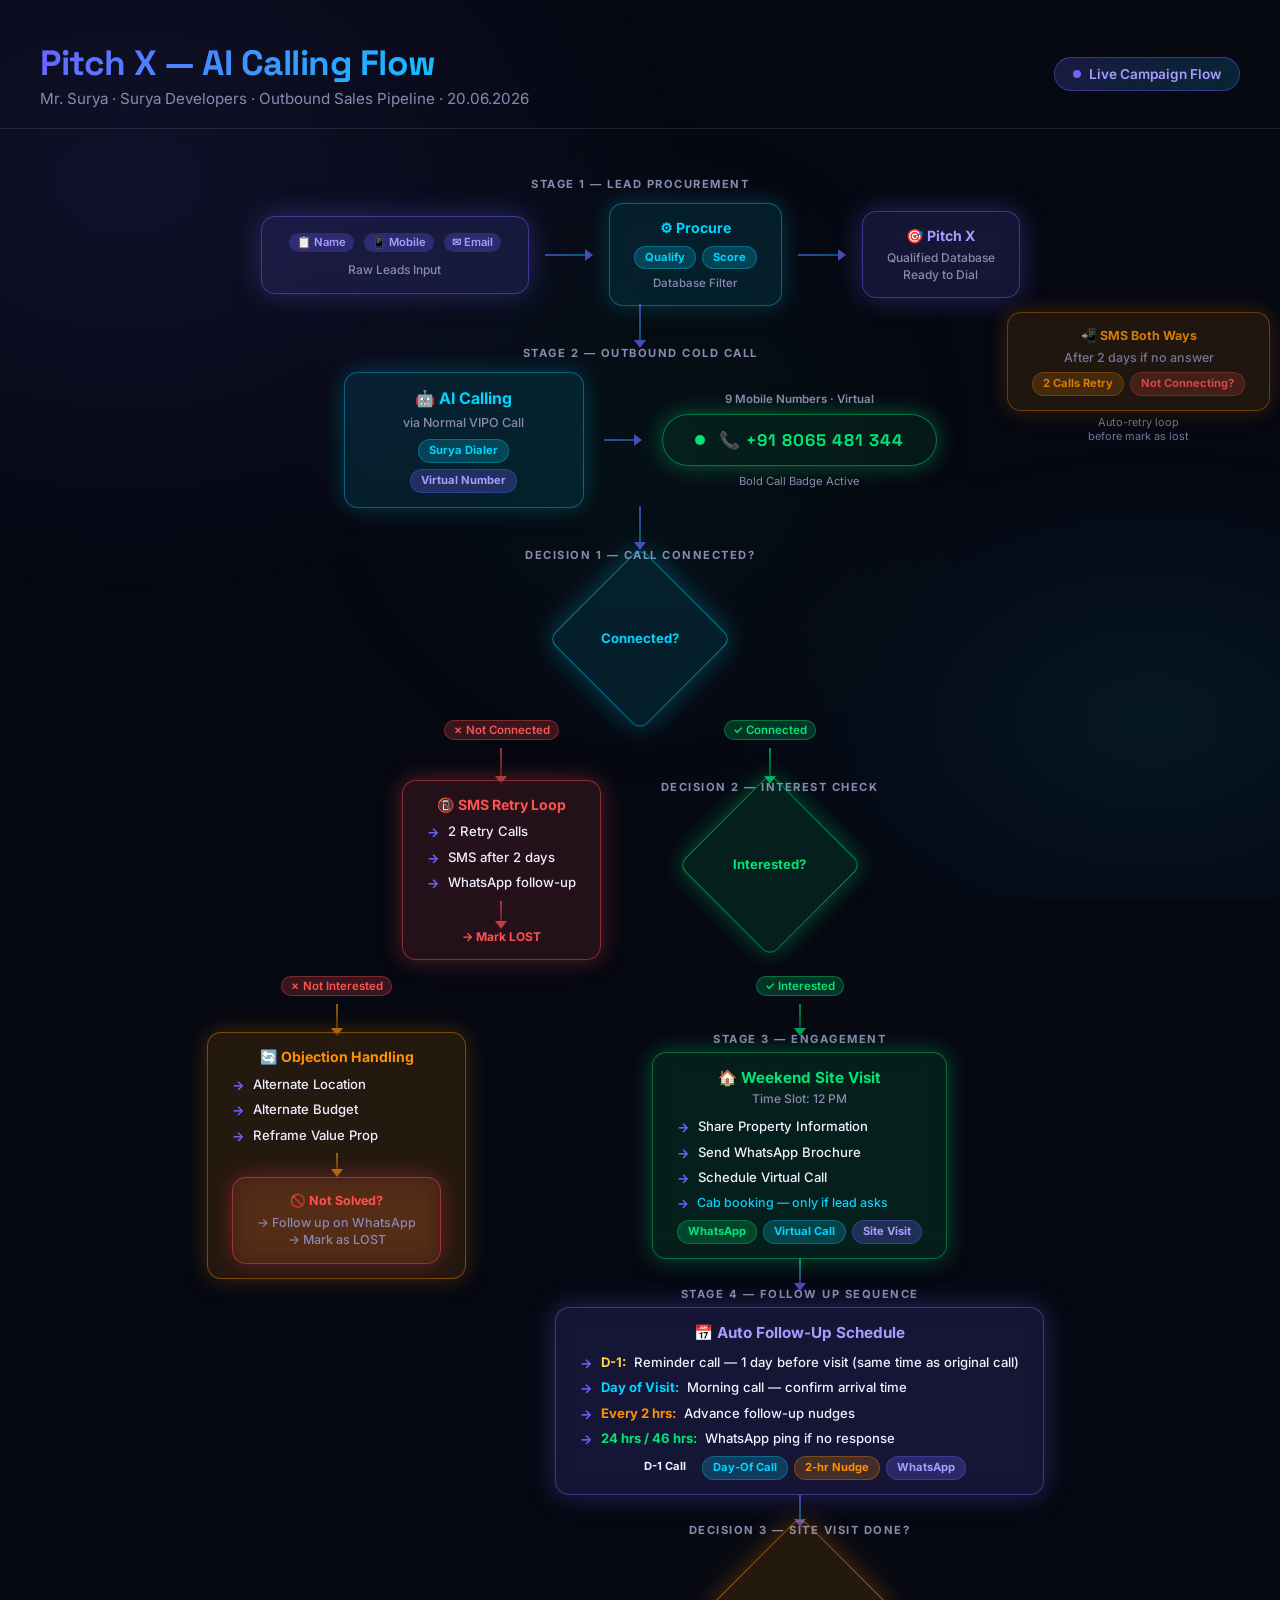
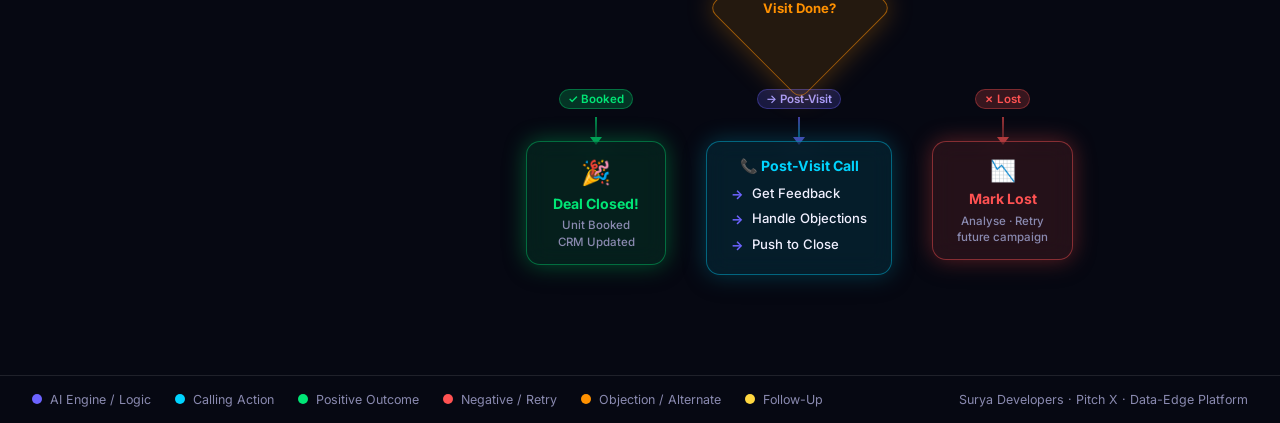
<file: frontend/static/pitch_x_flow.html>
<!DOCTYPE html>
<html lang="en">
<head>
  <meta charset="UTF-8" />
  <meta name="viewport" content="width=device-width, initial-scale=1.0"/>
  <title>Pitch X — AI Calling Flow | Surya Developers</title>
  <link rel="preconnect" href="https://fonts.googleapis.com">
  <link href="https://fonts.googleapis.com/css2?family=Inter:wght@300;400;500;600;700;800&family=Space+Grotesk:wght@400;500;600;700&display=swap" rel="stylesheet">
  <style>
    *, *::before, *::after { box-sizing: border-box; margin: 0; padding: 0; }

    :root {
      --bg: #060812;
      --surface: rgba(255,255,255,0.04);
      --surface-2: rgba(255,255,255,0.07);
      --border: rgba(255,255,255,0.10);
      --accent: #6C63FF;
      --accent2: #00D4FF;
      --green: #00E676;
      --red: #FF5252;
      --orange: #FF9100;
      --yellow: #FFD740;
      --pink: #FF4081;
      --text: #F0F0FF;
      --muted: #8A8AB0;
      --glow: 0 0 28px rgba(108,99,255,0.35);
      --glow-green: 0 0 22px rgba(0,230,118,0.35);
      --glow-red: 0 0 22px rgba(255,82,82,0.35);
    }

    body {
      font-family: 'Inter', sans-serif;
      background: var(--bg);
      color: var(--text);
      min-height: 100vh;
      overflow-x: hidden;
    }

    /* Animated background */
    body::before {
      content: '';
      position: fixed; inset: 0; z-index: 0;
      background:
        radial-gradient(ellipse 800px 600px at 10% 20%, rgba(108,99,255,0.10) 0%, transparent 70%),
        radial-gradient(ellipse 600px 400px at 90% 80%, rgba(0,212,255,0.08) 0%, transparent 70%),
        radial-gradient(ellipse 500px 500px at 50% 50%, rgba(0,230,118,0.04) 0%, transparent 70%);
      pointer-events: none;
    }

    /* Header */
    .header {
      position: relative; z-index: 10;
      padding: 40px 40px 20px;
      display: flex; align-items: center; justify-content: space-between;
      border-bottom: 1px solid var(--border);
    }
    .header-left h1 {
      font-family: 'Space Grotesk', sans-serif;
      font-size: 2.2rem; font-weight: 700;
      background: linear-gradient(135deg, #6C63FF, #00D4FF);
      -webkit-background-clip: text; -webkit-text-fill-color: transparent;
      letter-spacing: -0.5px;
    }
    .header-left p { color: var(--muted); margin-top: 4px; font-size: 0.95rem; }
    .badge {
      display: inline-flex; align-items: center; gap: 8px;
      background: linear-gradient(135deg, rgba(108,99,255,0.2), rgba(0,212,255,0.15));
      border: 1px solid rgba(108,99,255,0.4);
      border-radius: 40px; padding: 8px 18px;
      font-size: 0.85rem; font-weight: 600; color: #a89dff;
    }
    .badge::before { content:''; width:8px; height:8px; border-radius:50%; background:#6C63FF; animation: pulse 1.8s infinite; }
    @keyframes pulse { 0%,100%{opacity:1;transform:scale(1)} 50%{opacity:0.5;transform:scale(1.3)} }

    /* Canvas */
    .canvas {
      position: relative; z-index: 10;
      padding: 48px 40px 80px;
      display: flex; flex-direction: column; align-items: center; gap: 0;
    }

    /* ── Node Styles ── */
    .node {
      display: inline-flex; align-items: center; justify-content: center;
      text-align: center; position: relative;
      animation: fadeUp 0.5s ease both;
    }
    @keyframes fadeUp {
      from { opacity:0; transform:translateY(16px); }
      to   { opacity:1; transform:translateY(0); }
    }

    .box {
      border-radius: 14px; padding: 14px 24px;
      font-size: 0.88rem; font-weight: 500; line-height: 1.4;
      backdrop-filter: blur(12px); border: 1px solid var(--border);
      background: var(--surface-2);
      box-shadow: 0 4px 24px rgba(0,0,0,0.3);
      transition: transform 0.2s, box-shadow 0.2s;
      cursor: default;
    }
    .box:hover { transform: translateY(-2px); box-shadow: 0 8px 32px rgba(0,0,0,0.4); }

    /* Colour variants */
    .box-purple {
      background: rgba(108,99,255,0.15);
      border-color: rgba(108,99,255,0.45);
      box-shadow: var(--glow), 0 4px 24px rgba(0,0,0,0.3);
    }
    .box-cyan {
      background: rgba(0,212,255,0.10);
      border-color: rgba(0,212,255,0.40);
      box-shadow: 0 0 22px rgba(0,212,255,0.25), 0 4px 24px rgba(0,0,0,0.3);
    }
    .box-green {
      background: rgba(0,230,118,0.10);
      border-color: rgba(0,230,118,0.40);
      box-shadow: var(--glow-green), 0 4px 24px rgba(0,0,0,0.3);
    }
    .box-red {
      background: rgba(255,82,82,0.12);
      border-color: rgba(255,82,82,0.45);
      box-shadow: var(--glow-red), 0 4px 24px rgba(0,0,0,0.3);
    }
    .box-orange {
      background: rgba(255,145,0,0.12);
      border-color: rgba(255,145,0,0.40);
      box-shadow: 0 0 22px rgba(255,145,0,0.25), 0 4px 24px rgba(0,0,0,0.3);
    }
    .box-yellow {
      background: rgba(255,215,64,0.10);
      border-color: rgba(255,215,64,0.40);
      box-shadow: 0 0 22px rgba(255,215,64,0.20), 0 4px 24px rgba(0,0,0,0.3);
    }
    .box-pink {
      background: rgba(255,64,129,0.12);
      border-color: rgba(255,64,129,0.40);
      box-shadow: 0 0 22px rgba(255,64,129,0.25), 0 4px 24px rgba(0,0,0,0.3);
    }

    /* Diamond decision */
    .diamond-wrap {
      position: relative; display: flex; align-items: center; justify-content: center;
    }
    .diamond {
      width: 130px; height: 130px;
      background: rgba(108,99,255,0.12);
      border: 1.5px solid rgba(108,99,255,0.55);
      transform: rotate(45deg);
      border-radius: 10px;
      box-shadow: var(--glow);
      transition: box-shadow 0.2s;
    }
    .diamond:hover { box-shadow: 0 0 42px rgba(108,99,255,0.55); }
    .diamond-text {
      position: absolute;
      font-size: 0.82rem; font-weight: 700;
      text-align: center; line-height: 1.3;
      pointer-events: none;
    }
    .diamond-cyan .diamond { background:rgba(0,212,255,0.10); border-color:rgba(0,212,255,0.55); box-shadow:0 0 28px rgba(0,212,255,0.30); }
    .diamond-green .diamond { background:rgba(0,230,118,0.10); border-color:rgba(0,230,118,0.55); box-shadow:var(--glow-green); }
    .diamond-orange .diamond { background:rgba(255,145,0,0.12); border-color:rgba(255,145,0,0.55); box-shadow:0 0 28px rgba(255,145,0,0.30); }

    /* Arrows */
    .arrow {
      display: flex; flex-direction: column; align-items: center;
      gap: 0; position: relative;
    }
    .arrow-line {
      width: 2px; background: linear-gradient(to bottom, rgba(108,99,255,0.6), rgba(0,212,255,0.4));
      flex-shrink: 0;
    }
    .arrow-head {
      width: 0; height: 0;
      border-left: 6px solid transparent;
      border-right: 6px solid transparent;
      border-top: 8px solid rgba(108,99,255,0.7);
    }
    .arrow-label {
      position: absolute;
      left: 12px; top: 50%; transform: translateY(-50%);
      font-size: 0.72rem; font-weight: 600;
      padding: 2px 8px; border-radius: 20px;
      white-space: nowrap;
    }
    .label-yes { background: rgba(0,230,118,0.2); color: #00E676; border: 1px solid rgba(0,230,118,0.35); }
    .label-no  { background: rgba(255,82,82,0.2); color: #FF5252; border: 1px solid rgba(255,82,82,0.35); }
    .label-connected { background: rgba(0,230,118,0.2); color: #00E676; border: 1px solid rgba(0,230,118,0.35); }
    .label-not     { background: rgba(255,82,82,0.2); color: #FF5252; border: 1px solid rgba(255,82,82,0.35); }

    /* Row layouts */
    .row {
      display: flex; align-items: center; justify-content: center; gap: 0; width: 100%;
    }
    .h-arrow {
      display: flex; align-items: center; gap: 0; flex-shrink: 0;
    }
    .h-arrow-line {
      height: 2px;
      background: linear-gradient(to right, rgba(108,99,255,0.6), rgba(0,212,255,0.4));
    }
    .h-arrow-head {
      width: 0; height: 0;
      border-top: 6px solid transparent;
      border-bottom: 6px solid transparent;
      border-left: 8px solid rgba(108,99,255,0.7);
    }
    .h-label {
      font-size: 0.72rem; font-weight: 600; padding: 2px 8px; border-radius: 20px; white-space: nowrap; margin: 0 4px;
    }

    /* Section sub-title */
    .section-title {
      font-size: 0.70rem; font-weight: 700; letter-spacing: 1.5px;
      text-transform: uppercase; color: var(--muted);
      margin-bottom: 4px;
    }

    /* Icon helpers */
    .icon { font-size: 1.2rem; margin-right: 8px; }

    /* Pill tags inside boxes */
    .tag {
      display: inline-flex; align-items: center; gap: 4px;
      font-size: 0.70rem; font-weight: 600;
      padding: 2px 8px; border-radius: 20px; margin: 2px 3px;
    }
    .tag-purple { background:rgba(108,99,255,0.25); color:#a89dff; }
    .tag-green  { background:rgba(0,230,118,0.20); color:#00E676; }
    .tag-cyan   { background:rgba(0,212,255,0.20); color:#00D4FF; }
    .tag-orange { background:rgba(255,145,0,0.20); color:#FF9100; }
    .tag-red    { background:rgba(255,82,82,0.20);  color:#FF5252; }

    /* Wide pill for phone */
    .phone-node {
      display: flex; align-items: center; justify-content: center; gap: 14px;
      background: rgba(0,230,118,0.08);
      border: 1.5px solid rgba(0,230,118,0.45);
      border-radius: 50px; padding: 14px 32px;
      box-shadow: var(--glow-green);
      font-family: 'Space Grotesk', sans-serif;
      font-size: 1.05rem; font-weight: 700; letter-spacing: 1px;
      color: #00E676;
    }
    .phone-dot {
      width: 10px; height: 10px; border-radius: 50%; background: #00E676;
      animation: pulse 1.8s infinite;
    }

    /* Horizontal split panels */
    .split {
      display: flex; align-items: flex-start; gap: 0; width: 100%;
      justify-content: center;
    }
    .split-panel {
      display: flex; flex-direction: column; align-items: center; gap: 0;
    }
    .divider-v {
      width: 1px; background: var(--border); min-height: 120px; margin: 0 8px;
      align-self: stretch;
    }

    /* SMS Retry box (side panel) */
    .side-panel {
      position: absolute; right: -260px; top: -20px;
      width: 220px;
      display: flex; flex-direction: column; align-items: center; gap: 8px;
    }

    /* Footer legend */
    .legend {
      display: flex; align-items: center; gap: 24px; flex-wrap: wrap;
      justify-content: center;
      padding: 16px 32px;
      border-top: 1px solid var(--border);
      margin-top: 20px;
    }
    .legend-item {
      display: flex; align-items: center; gap: 8px;
      font-size: 0.78rem; color: var(--muted);
    }
    .legend-dot { width: 10px; height: 10px; border-radius: 50%; }

    /* Scrollable wrapper */
    .scroll-wrap { overflow-x: auto; min-height: 100vh; }

    /* Animation delays */
    .d1{animation-delay:0.05s} .d2{animation-delay:0.10s} .d3{animation-delay:0.15s}
    .d4{animation-delay:0.20s} .d5{animation-delay:0.25s} .d6{animation-delay:0.30s}
    .d7{animation-delay:0.35s} .d8{animation-delay:0.40s} .d9{animation-delay:0.45s}
    .d10{animation-delay:0.50s} .d11{animation-delay:0.55s} .d12{animation-delay:0.60s}

    /* Timeline list inside box */
    .tl { list-style:none; text-align:left; }
    .tl li { display:flex; align-items:flex-start; gap:8px; margin-bottom:6px; font-size:0.82rem; }
    .tl li::before { content:'→'; color: #6C63FF; font-weight:700; flex-shrink:0; margin-top:1px; }

    /* Stat chips */
    .chips { display:flex; flex-wrap:wrap; gap:6px; justify-content:center; margin-top:8px; }
    .chip {
      font-size:0.70rem; font-weight:700;
      padding:3px 10px; border-radius:20px;
    }
    .chip-purple { background:rgba(108,99,255,0.25); color:#a89dff; border:1px solid rgba(108,99,255,0.3); }
    .chip-cyan   { background:rgba(0,212,255,0.20); color:#00D4FF; border:1px solid rgba(0,212,255,0.3); }
    .chip-green  { background:rgba(0,230,118,0.20); color:#00E676; border:1px solid rgba(0,230,118,0.3); }
    .chip-red    { background:rgba(255,82,82,0.20);  color:#FF5252; border:1px solid rgba(255,82,82,0.3); }
    .chip-orange { background:rgba(255,145,0,0.20); color:#FF9100; border:1px solid rgba(255,145,0,0.3); }
  </style>
</head>
<body>
<div class="scroll-wrap">

  <!-- Header -->
  <div class="header">
    <div class="header-left">
      <h1>Pitch X — AI Calling Flow</h1>
      <p>Mr. Surya · Surya Developers · Outbound Sales Pipeline · 20.06.2026</p>
    </div>
    <span class="badge">Live Campaign Flow</span>
  </div>

  <!-- Main Canvas -->
  <div class="canvas">

    <!-- ══ STAGE 1: DATA INGESTION ══ -->
    <div class="section-title d1 node">Stage 1 — Lead Procurement</div>

    <div class="row d1 node" style="gap:16px; margin-top:8px;">
      <div class="box box-purple" style="min-width:130px;">
        <div class="tag tag-purple">📋 Name</div>
        <div class="tag tag-purple">📱 Mobile</div>
        <div class="tag tag-purple">✉ Email</div>
        <div style="margin-top:8px; font-size:0.75rem; color:var(--muted);">Raw Leads Input</div>
      </div>

      <div class="h-arrow">
        <div class="h-arrow-line" style="width:40px;"></div>
        <div class="h-arrow-head"></div>
      </div>

      <div class="box box-cyan" style="min-width:130px;">
        <div style="font-weight:700; color:#00D4FF;">⚙ Procure</div>
        <div class="chips">
          <span class="chip chip-cyan">Qualify</span>
          <span class="chip chip-cyan">Score</span>
        </div>
        <div style="font-size:0.72rem; color:var(--muted); margin-top:6px;">Database Filter</div>
      </div>

      <div class="h-arrow">
        <div class="h-arrow-line" style="width:40px;"></div>
        <div class="h-arrow-head"></div>
      </div>

      <div class="box box-purple" style="min-width:150px;">
        <div style="font-weight:700; color:#a89dff;">🎯 Pitch X</div>
        <div style="font-size:0.75rem; color:var(--muted); margin-top:4px;">Qualified Database<br>Ready to Dial</div>
      </div>
    </div>

    <!-- Arrow down -->
    <div class="arrow d2 node" style="height:40px;">
      <div class="arrow-line" style="height:36px;"></div>
      <div class="arrow-head"></div>
    </div>

    <!-- ══ STAGE 2: OUTBOUND CALLING ══ -->
    <div class="section-title d2 node">Stage 2 — Outbound Cold Call</div>

    <div class="row d3 node" style="gap:20px; margin-top:8px; position:relative;">
      <!-- Main calling box -->
      <div class="box box-cyan" style="min-width:200px; max-width:240px;">
        <div style="font-weight:700; color:#00D4FF; font-size:1rem;">🤖 AI Calling</div>
        <div style="font-size:0.78rem; color:var(--muted); margin-top:4px;">via Normal VIPO Call</div>
        <div class="chips" style="margin-top:8px;">
          <span class="chip chip-cyan">Surya Dialer</span>
          <span class="chip chip-purple">Virtual Number</span>
        </div>
      </div>

      <div class="h-arrow">
        <div class="h-arrow-line" style="width:30px;"></div>
        <div class="h-arrow-head"></div>
      </div>

      <!-- Virtual Number Node -->
      <div style="display:flex; flex-direction:column; align-items:center; gap:8px;">
        <div style="font-size:0.72rem; color:var(--muted); font-weight:600;">9 Mobile Numbers · Virtual</div>
        <div class="phone-node">
          <div class="phone-dot"></div>
          📞 +91 8065 481 344
        </div>
        <div style="font-size:0.70rem; color:var(--muted);">Bold Call Badge Active</div>
      </div>

      <!-- Side: SMS retry panel -->
      <div style="position:absolute; right:-30px; top:-60px; display:flex; flex-direction:column; align-items:center; gap:4px; opacity:0.85;">
        <div class="box box-orange" style="min-width:170px; font-size:0.78rem;">
          <div style="font-weight:700; color:#FF9100;">📲 SMS Both Ways</div>
          <div style="color:var(--muted); margin-top:4px;">After 2 days if no answer</div>
          <div class="chips" style="margin-top:6px;">
            <span class="chip chip-orange">2 Calls Retry</span>
            <span class="chip chip-red">Not Connecting?</span>
          </div>
        </div>
        <div style="font-size:0.68rem; color:var(--muted); text-align:center;">Auto-retry loop<br>before mark as lost</div>
      </div>
    </div>

    <!-- Arrow down -->
    <div class="arrow d3 node" style="height:40px;">
      <div class="arrow-line" style="height:36px;"></div>
      <div class="arrow-head"></div>
    </div>

    <!-- ══ DECISION 1: Connected? ══ -->
    <div class="section-title d4 node">Decision 1 — Call Connected?</div>
    <div class="diamond-wrap diamond-cyan d4 node" style="margin-top:8px;">
      <div class="diamond"></div>
      <div class="diamond-text" style="color:#00D4FF;">Connected?</div>
    </div>

    <!-- Split: Connected vs Not Connected -->
    <div class="row d5 node" style="gap:60px; margin-top:16px; align-items:flex-start;">

      <!-- LEFT: NOT CONNECTED -->
      <div style="display:flex; flex-direction:column; align-items:center; gap:0;">
        <span class="h-label" style="background:rgba(255,82,82,0.2); color:#FF5252; border:1px solid rgba(255,82,82,0.35); margin-bottom:8px;">✗ Not Connected</span>
        <div class="arrow" style="height:32px;">
          <div class="arrow-line" style="height:28px; background:linear-gradient(to bottom,rgba(255,82,82,0.6),rgba(255,82,82,0.3));"></div>
          <div class="arrow-head" style="border-top-color:rgba(255,82,82,0.7);"></div>
        </div>
        <div class="box box-red" style="min-width:160px; text-align:center;">
          <div style="font-weight:700; color:#FF5252;">📵 SMS Retry Loop</div>
          <ul class="tl" style="margin-top:8px;">
            <li>2 Retry Calls</li>
            <li>SMS after 2 days</li>
            <li>WhatsApp follow-up</li>
          </ul>
          <div class="arrow" style="height:24px; margin-top:8px;">
            <div class="arrow-line" style="height:20px; background:linear-gradient(to bottom,rgba(255,82,82,0.6),rgba(255,82,82,0.3));"></div>
            <div class="arrow-head" style="border-top-color:rgba(255,82,82,0.7);"></div>
          </div>
          <div style="margin-top:4px; font-size:0.75rem; font-weight:700; color:#FF5252;">
            → Mark LOST
          </div>
        </div>
      </div>

      <!-- RIGHT: CONNECTED -->
      <div style="display:flex; flex-direction:column; align-items:center; gap:0;">
        <span class="h-label" style="background:rgba(0,230,118,0.2); color:#00E676; border:1px solid rgba(0,230,118,0.35); margin-bottom:8px;">✓ Connected</span>
        <div class="arrow" style="height:32px;">
          <div class="arrow-line" style="height:28px; background:linear-gradient(to bottom,rgba(0,230,118,0.6),rgba(0,230,118,0.3));"></div>
          <div class="arrow-head" style="border-top-color:rgba(0,230,118,0.7);"></div>
        </div>

        <!-- DECISION 2: Interested? -->
        <div class="section-title" style="margin-bottom:6px;">Decision 2 — Interest Check</div>
        <div class="diamond-wrap diamond-green">
          <div class="diamond"></div>
          <div class="diamond-text" style="color:#00E676;">Interested?</div>
        </div>
      </div>
    </div>

    <!-- ══ SPLIT AFTER INTEREST DECISION ══ -->
    <div class="row d6 node" style="gap:60px; margin-top:16px; align-items:flex-start;">

      <!-- LEFT: NOT INTERESTED -->
      <div style="display:flex; flex-direction:column; align-items:center; gap:0;">
        <span class="h-label" style="background:rgba(255,82,82,0.2); color:#FF5252; border:1px solid rgba(255,82,82,0.35); margin-bottom:8px;">✗ Not Interested</span>
        <div class="arrow" style="height:28px;">
          <div class="arrow-line" style="height:24px; background:linear-gradient(to bottom,rgba(255,145,0,0.6),rgba(255,145,0,0.3));"></div>
          <div class="arrow-head" style="border-top-color:rgba(255,145,0,0.7);"></div>
        </div>
        <div class="box box-orange" style="min-width:200px;">
          <div style="font-weight:700; color:#FF9100;">🔄 Objection Handling</div>
          <ul class="tl" style="margin-top:8px;">
            <li>Alternate Location</li>
            <li>Alternate Budget</li>
            <li>Reframe Value Prop</li>
          </ul>
          <div class="arrow" style="height:20px; margin-top:8px;">
            <div class="arrow-line" style="height:16px; background:linear-gradient(to bottom,rgba(255,145,0,0.6),rgba(255,145,0,0.3));"></div>
            <div class="arrow-head" style="border-top-color:rgba(255,145,0,0.7);"></div>
          </div>
          <div class="box box-red" style="margin-top:4px; font-size:0.78rem;">
            <div style="font-weight:700; color:#FF5252;">🚫 Not Solved?</div>
            <div style="color:var(--muted); margin-top:4px;">→ Follow up on WhatsApp<br>→ Mark as LOST</div>
          </div>
        </div>
      </div>

      <!-- RIGHT: INTERESTED ✓ -->
      <div style="display:flex; flex-direction:column; align-items:center; gap:0; min-width:320px;">
        <span class="h-label" style="background:rgba(0,230,118,0.2); color:#00E676; border:1px solid rgba(0,230,118,0.35); margin-bottom:8px;">✓ Interested</span>
        <div class="arrow" style="height:28px;">
          <div class="arrow-line" style="height:24px; background:linear-gradient(to bottom,rgba(0,230,118,0.6),rgba(0,230,118,0.3));"></div>
          <div class="arrow-head" style="border-top-color:rgba(0,230,118,0.7);"></div>
        </div>

        <!-- Stage 3 -->
        <div class="section-title" style="margin-bottom:6px;">Stage 3 — Engagement</div>
        <div class="box box-green" style="min-width:280px;">
          <div style="font-weight:700; color:#00E676; font-size:0.95rem;">🏠 Weekend Site Visit</div>
          <div style="font-size:0.75rem; color:var(--muted); margin-top:2px;">Time Slot: 12 PM</div>
          <ul class="tl" style="margin-top:10px;">
            <li>Share Property Information</li>
            <li>Send WhatsApp Brochure</li>
            <li>Schedule Virtual Call</li>
            <li style="font-size:0.78rem; color:#00D4FF;">Cab booking — only if lead asks</li>
          </ul>
          <div class="chips" style="margin-top:8px;">
            <span class="chip chip-green">WhatsApp</span>
            <span class="chip chip-cyan">Virtual Call</span>
            <span class="chip chip-purple">Site Visit</span>
          </div>
        </div>

        <!-- Arrow down -->
        <div class="arrow" style="height:28px;">
          <div class="arrow-line" style="height:24px; background:linear-gradient(to bottom,rgba(0,230,118,0.6),rgba(108,99,255,0.5));"></div>
          <div class="arrow-head"></div>
        </div>

        <!-- ══ FOLLOW UP SEQUENCE ══ -->
        <div class="section-title" style="margin-bottom:6px;">Stage 4 — Follow Up Sequence</div>
        <div class="box box-purple" style="min-width:320px;">
          <div style="font-weight:700; color:#a89dff; font-size:0.95rem;">📅 Auto Follow-Up Schedule</div>
          <ul class="tl" style="margin-top:10px;">
            <li><b style="color:#FFD740;">D-1:</b> Reminder call — 1 day before visit (same time as original call)</li>
            <li><b style="color:#00D4FF;">Day of Visit:</b> Morning call — confirm arrival time</li>
            <li><b style="color:#FF9100;">Every 2 hrs:</b> Advance follow-up nudges</li>
            <li><b style="color:#00E676;">24 hrs / 46 hrs:</b> WhatsApp ping if no response</li>
          </ul>
          <div class="chips" style="margin-top:8px;">
            <span class="chip chip-yellow">D-1 Call</span>
            <span class="chip chip-cyan">Day-Of Call</span>
            <span class="chip chip-orange">2-hr Nudge</span>
            <span class="chip chip-purple">WhatsApp</span>
          </div>
        </div>

        <!-- Arrow down -->
        <div class="arrow" style="height:28px;">
          <div class="arrow-line" style="height:24px;"></div>
          <div class="arrow-head"></div>
        </div>

        <!-- DECISION 3: Site Visit Done? -->
        <div class="section-title" style="margin-bottom:6px;">Decision 3 — Site Visit Done?</div>
        <div class="diamond-wrap diamond-orange">
          <div class="diamond"></div>
          <div class="diamond-text" style="color:#FF9100;">Visit Done?</div>
        </div>

        <!-- Split: Booked vs Lost -->
        <div class="row" style="gap:40px; margin-top:16px; align-items:flex-start;">

          <!-- BOOKED -->
          <div style="display:flex; flex-direction:column; align-items:center; gap:0;">
            <span class="h-label" style="background:rgba(0,230,118,0.2); color:#00E676; border:1px solid rgba(0,230,118,0.35); margin-bottom:8px;">✓ Booked</span>
            <div class="arrow" style="height:24px;">
              <div class="arrow-line" style="height:20px; background:linear-gradient(to bottom,rgba(0,230,118,0.6),rgba(0,230,118,0.3));"></div>
              <div class="arrow-head" style="border-top-color:rgba(0,230,118,0.7);"></div>
            </div>
            <div class="box box-green" style="min-width:140px; text-align:center;">
              <div style="font-size:1.5rem;">🎉</div>
              <div style="font-weight:700; color:#00E676; margin-top:4px;">Deal Closed!</div>
              <div style="font-size:0.72rem; color:var(--muted); margin-top:4px;">Unit Booked<br>CRM Updated</div>
            </div>
          </div>

          <!-- SITE VISIT DONE, NEXT STEP -->
          <div style="display:flex; flex-direction:column; align-items:center; gap:0;">
            <span class="h-label" style="background:rgba(108,99,255,0.2); color:#a89dff; border:1px solid rgba(108,99,255,0.35); margin-bottom:8px;">→ Post-Visit</span>
            <div class="arrow" style="height:24px;">
              <div class="arrow-line" style="height:20px;"></div>
              <div class="arrow-head"></div>
            </div>
            <div class="box box-cyan" style="min-width:170px;">
              <div style="font-weight:700; color:#00D4FF;">📞 Post-Visit Call</div>
              <ul class="tl" style="margin-top:8px; font-size:0.78rem;">
                <li>Get Feedback</li>
                <li>Handle Objections</li>
                <li>Push to Close</li>
              </ul>
            </div>
          </div>

          <!-- LOST -->
          <div style="display:flex; flex-direction:column; align-items:center; gap:0;">
            <span class="h-label" style="background:rgba(255,82,82,0.2); color:#FF5252; border:1px solid rgba(255,82,82,0.35); margin-bottom:8px;">✗ Lost</span>
            <div class="arrow" style="height:24px;">
              <div class="arrow-line" style="height:20px; background:linear-gradient(to bottom,rgba(255,82,82,0.6),rgba(255,82,82,0.3));"></div>
              <div class="arrow-head" style="border-top-color:rgba(255,82,82,0.7);"></div>
            </div>
            <div class="box box-red" style="min-width:140px; text-align:center;">
              <div style="font-size:1.3rem;">📉</div>
              <div style="font-weight:700; color:#FF5252; margin-top:4px;">Mark Lost</div>
              <div style="font-size:0.72rem; color:var(--muted); margin-top:4px;">Analyse · Retry<br>future campaign</div>
            </div>
          </div>

        </div>
      </div>

    </div>

  </div><!-- end canvas -->

  <!-- Legend -->
  <div class="legend">
    <div class="legend-item"><div class="legend-dot" style="background:#6C63FF;"></div> AI Engine / Logic</div>
    <div class="legend-item"><div class="legend-dot" style="background:#00D4FF;"></div> Calling Action</div>
    <div class="legend-item"><div class="legend-dot" style="background:#00E676;"></div> Positive Outcome</div>
    <div class="legend-item"><div class="legend-dot" style="background:#FF5252;"></div> Negative / Retry</div>
    <div class="legend-item"><div class="legend-dot" style="background:#FF9100;"></div> Objection / Alternate</div>
    <div class="legend-item"><div class="legend-dot" style="background:#FFD740;"></div> Follow-Up</div>
    <div style="color:var(--muted); font-size:0.78rem; margin-left:auto;">Surya Developers · Pitch X · Data-Edge Platform</div>
  </div>

</div>
</body>
</html>
</file>
